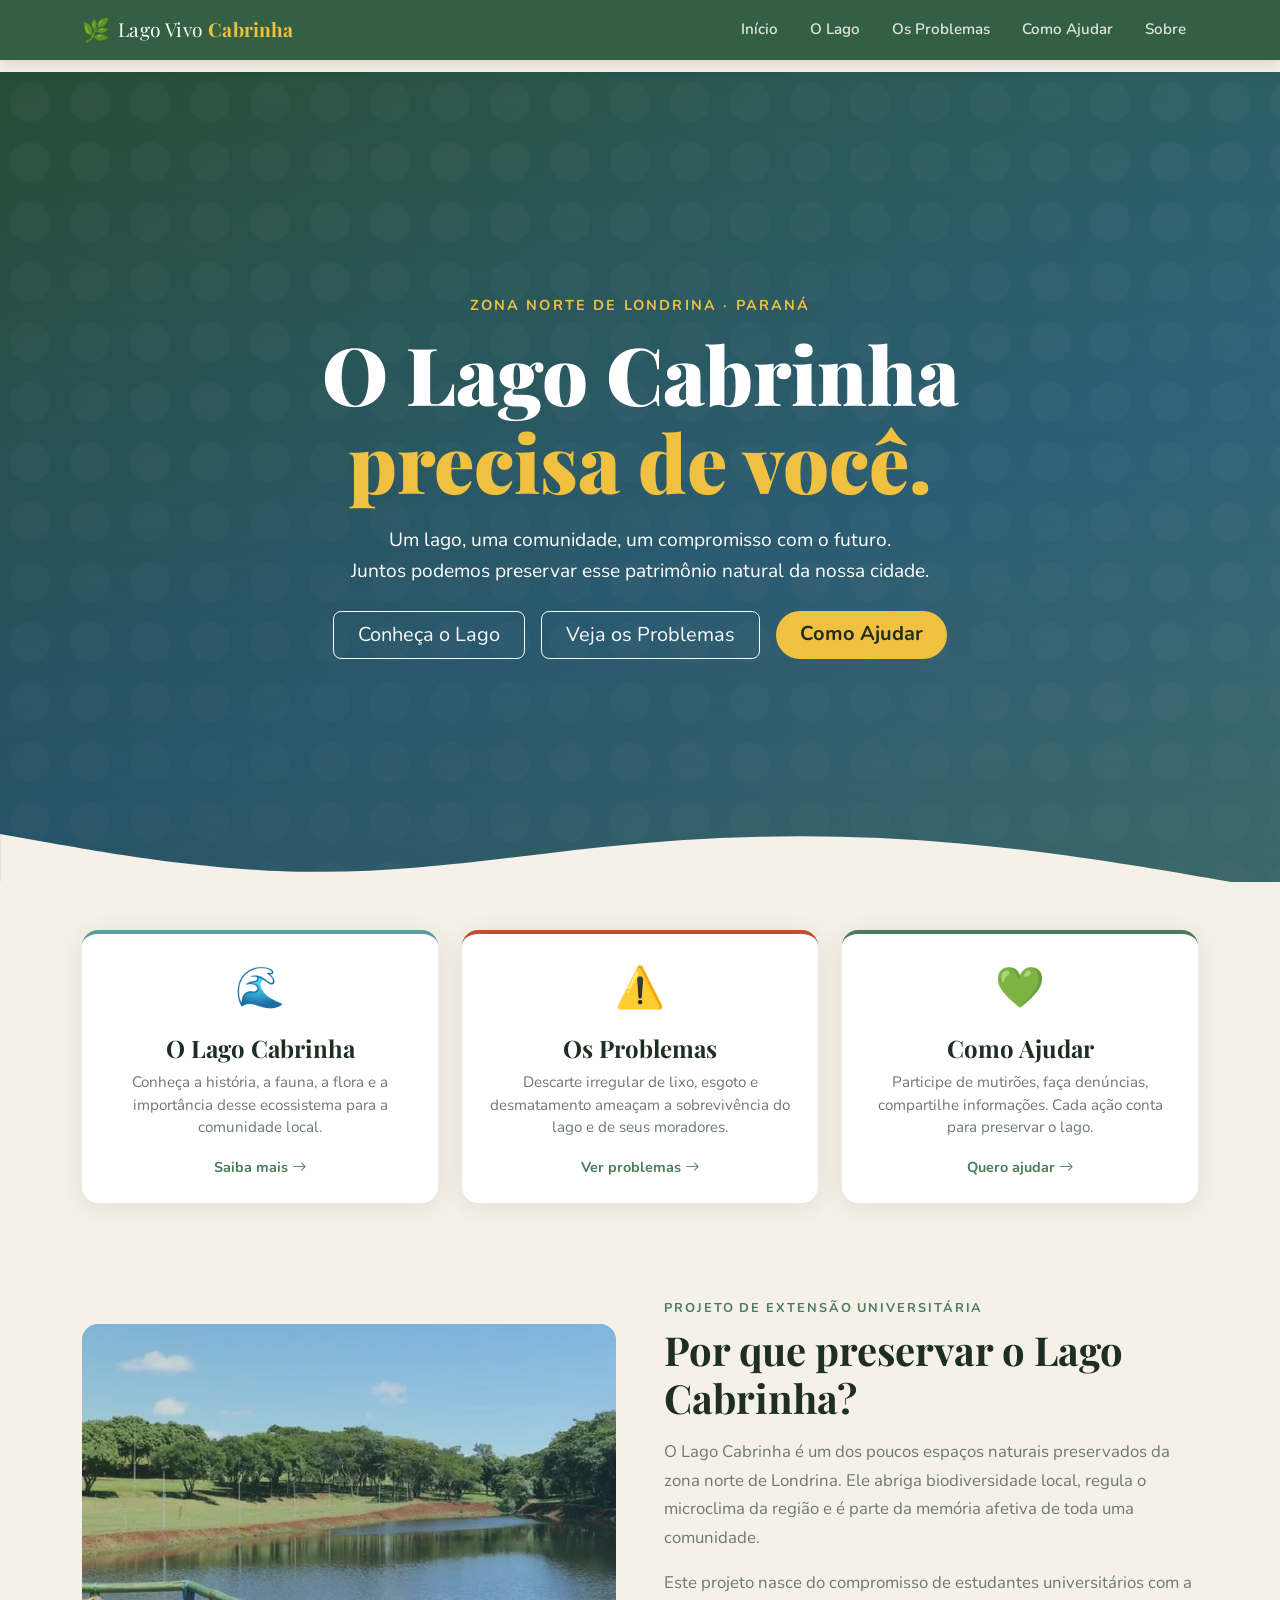
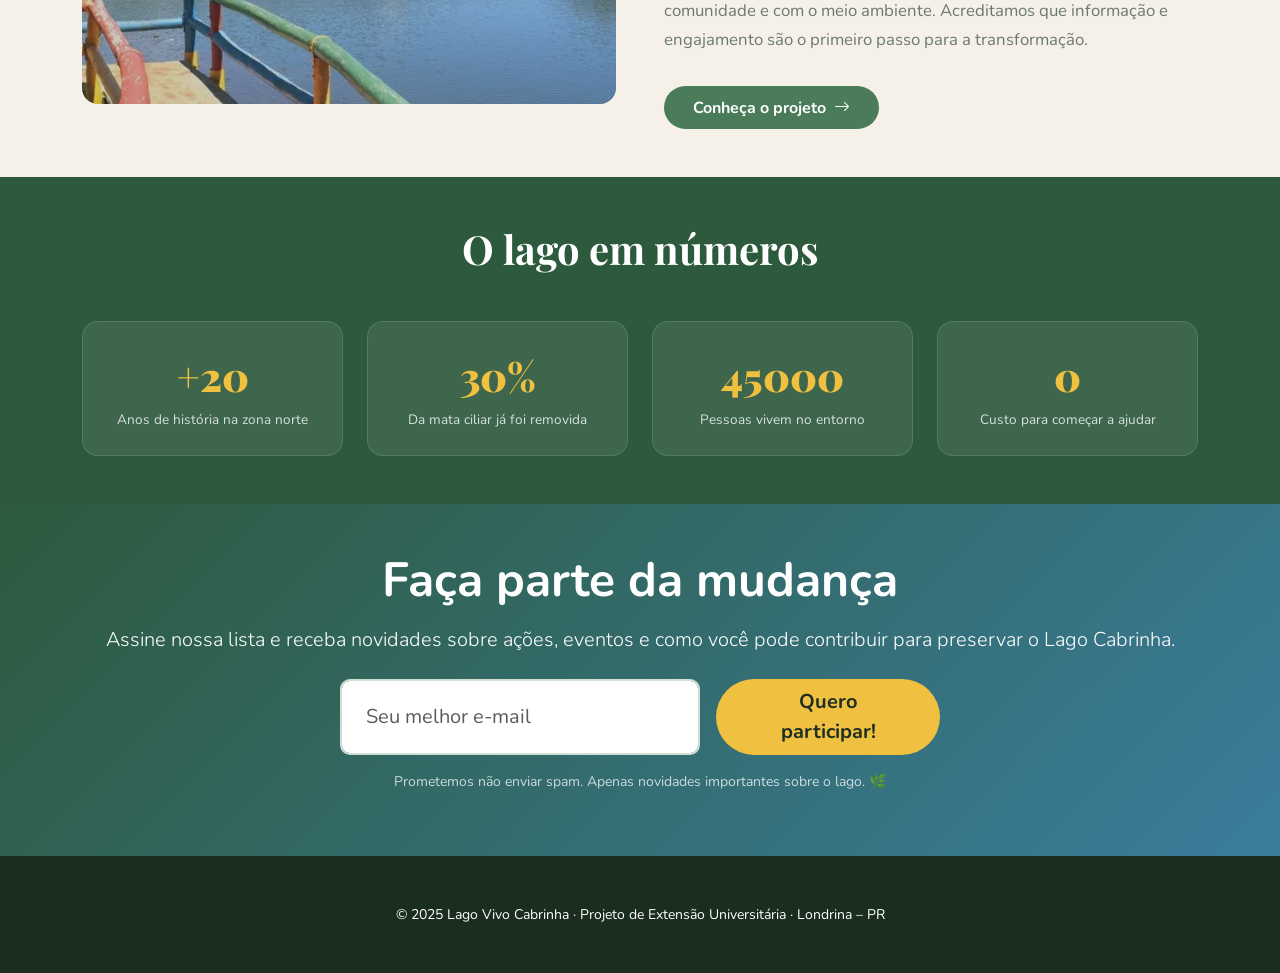
<file: index.html>
<!DOCTYPE html>
<html lang="pt-BR">
<head>
  <meta charset="UTF-8" />
  <meta name="viewport" content="width=device-width, initial-scale=1.0"/>
  <title>Lago Vivo Cabrinha</title>
  <link href="https://cdn.jsdelivr.net/npm/bootstrap@5.3.3/dist/css/bootstrap.min.css" rel="stylesheet"/>
  <link href="https://fonts.googleapis.com/css2?family=Playfair+Display:wght@700;900&family=Nunito:wght@400;600;700&display=swap" rel="stylesheet"/>
  <link rel="stylesheet" href="https://cdn.jsdelivr.net/npm/bootstrap-icons@1.11.3/font/bootstrap-icons.min.css"/>
  <link rel="stylesheet" href="style.css"/>
</head>
<body>

  <!-- NAVBAR -->
  <nav class="navbar navbar-expand-lg fixed-top" id="mainNav">
    <div class="container">
      <a class="navbar-brand d-flex align-items-center gap-2" href="index.html">
        <span class="brand-icon">🌿</span>
        <span>Lago Vivo <strong>Cabrinha</strong></span>
      </a>
      <button class="navbar-toggler" type="button" data-bs-toggle="collapse" data-bs-target="#navMenu">
        <span class="navbar-toggler-icon"></span>
      </button>
      <div class="collapse navbar-collapse" id="navMenu">
        <ul class="navbar-nav ms-auto gap-lg-2">
          <li class="nav-item"><a class="nav-link" href="index.html">Início</a></li>
          <li class="nav-item"><a class="nav-link" href="lago.html">O Lago</a></li>
          <li class="nav-item"><a class="nav-link" href="problemas.html">Os Problemas</a></li>
          <li class="nav-item"><a class="nav-link" href="ajudar.html">Como Ajudar</a></li>
          <li class="nav-item"><a class="nav-link" href="sobre.html">Sobre</a></li>
        </ul>
      </div>
    </div>
  </nav>

  <!-- HERO -->
  <section class="hero d-flex align-items-center">
    <div class="hero-overlay"></div>
    <div class="container position-relative text-white text-center">
      <p class="hero-eyebrow animate-fade-up">Zona Norte de Londrina · Paraná</p>
      <h1 class="hero-title animate-fade-up delay-1">O Lago Cabrinha<br/><span class="text-accent">precisa de você.</span></h1>
      <p class="hero-subtitle animate-fade-up delay-2">Um lago, uma comunidade, um compromisso com o futuro.<br/>Juntos podemos preservar esse patrimônio natural da nossa cidade.</p>
      <div class="d-flex flex-wrap justify-content-center gap-3 mt-4 animate-fade-up delay-3">
        <a href="lago.html" class="btn btn-outline-light btn-lg px-4">Conheça o Lago</a>
        <a href="problemas.html" class="btn btn-outline-light btn-lg px-4">Veja os Problemas</a>
        <a href="ajudar.html" class="btn btn-accent btn-lg px-4">Como Ajudar</a>
      </div>
    </div>
    <div class="hero-waves">
      <svg viewBox="0 0 1440 120" xmlns="http://www.w3.org/2000/svg">
        <path fill="var(--bg)" d="M0,64L60,74.7C120,85,240,107,360,106.7C480,107,600,85,720,74.7C840,64,960,64,1080,74.7C1200,85,1320,107,1380,117.3L1440,128L1440,320L0,320Z"/>
      </svg>
    </div>
  </section>

  <!-- CARDS DE CHAMADA -->
  <section class="section-cards py-5">
    <div class="container">
      <div class="row g-4 justify-content-center">
        <div class="col-md-4">
          <a href="lago.html" class="card-link">
            <div class="feature-card h-100 text-center p-4">
              <div class="feature-icon mb-3">🌊</div>
              <h4>O Lago Cabrinha</h4>
              <p>Conheça a história, a fauna, a flora e a importância desse ecossistema para a comunidade local.</p>
              <span class="card-cta">Saiba mais <i class="bi bi-arrow-right"></i></span>
            </div>
          </a>
        </div>
        <div class="col-md-4">
          <a href="problemas.html" class="card-link">
            <div class="feature-card h-100 text-center p-4 card-danger">
              <div class="feature-icon mb-3">⚠️</div>
              <h4>Os Problemas</h4>
              <p>Descarte irregular de lixo, esgoto e desmatamento ameaçam a sobrevivência do lago e de seus moradores.</p>
              <span class="card-cta">Ver problemas <i class="bi bi-arrow-right"></i></span>
            </div>
          </a>
        </div>
        <div class="col-md-4">
          <a href="ajudar.html" class="card-link">
            <div class="feature-card h-100 text-center p-4 card-green">
              <div class="feature-icon mb-3">💚</div>
              <h4>Como Ajudar</h4>
              <p>Participe de mutirões, faça denúncias, compartilhe informações. Cada ação conta para preservar o lago.</p>
              <span class="card-cta">Quero ajudar <i class="bi bi-arrow-right"></i></span>
            </div>
          </a>
        </div>
      </div>
    </div>
  </section>

  <!-- SOBRE O PROJETO -->
  <section class="section-about py-5">
    <div class="container">
      <div class="row align-items-center g-5">
        <div class="col-lg-6">
          <div class="about-img-wrap">
            <div class="about-img-placeholder d-flex align-items-center justify-content-center">
              <div class="text-center text-white opacity-75">
                <img src="img/projeto-iclei-lago-cabrinha-cabrinha-vh-arquivo.png" alt="">
              </div>
            </div>
          </div>
        </div>
        <div class="col-lg-6">
          <p class="section-label">Projeto de Extensão Universitária</p>
          <h2 class="section-title">Por que preservar o Lago Cabrinha?</h2>
          <p class="section-text">O Lago Cabrinha é um dos poucos espaços naturais preservados da zona norte de Londrina. Ele abriga biodiversidade local, regula o microclima da região e é parte da memória afetiva de toda uma comunidade.</p>
          <p class="section-text">Este projeto nasce do compromisso de estudantes universitários com a comunidade e com o meio ambiente. Acreditamos que informação e engajamento são o primeiro passo para a transformação.</p>
          <a href="sobre.html" class="btn btn-primary-green mt-3">Conheça o projeto <i class="bi bi-arrow-right ms-1"></i></a>
        </div>
      </div>
    </div>
  </section>

  <!-- NÚMEROS / IMPACTO -->
  <section class="section-numbers py-5">
    <div class="container text-center">
      <h2 class="section-title mb-5">O lago em números</h2>
      <div class="row g-4">
        <div class="col-6 col-md-3">
          <div class="number-card p-4">
            <div class="number-value">+20</div>
            <div class="number-label">Anos de história na zona norte</div>
          </div>
        </div>
        <div class="col-6 col-md-3">
          <div class="number-card p-4">
            <div class="number-value">30%</div>
            <div class="number-label">Da mata ciliar já foi removida</div>
          </div>
        </div>
        <div class="col-6 col-md-3">
          <div class="number-card p-4">
            <div class="number-value">45000</div>
            <div class="number-label">Pessoas vivem no entorno</div>
          </div>
        </div>
        <div class="col-6 col-md-3">
          <div class="number-card p-4">
            <div class="number-value">0</div>
            <div class="number-label">Custo para começar a ajudar</div>
          </div>
        </div>
      </div>
    </div>
  </section>

  <!-- CTA FINAL -->
  <section class="section-cta py-5 text-center text-white">
    <div class="container">
      <h2 class="display-5 fw-bold mb-3">Faça parte da mudança</h2>
      <p class="lead mb-4">Assine nossa lista e receba novidades sobre ações, eventos e como você pode contribuir para preservar o Lago Cabrinha.</p>
      <form class="cta-form d-flex flex-column flex-sm-row gap-3 justify-content-center" onsubmit="handleSubscribe(event)">
        <input type="email" id="ctaEmail" class="form-control form-control-lg cta-input" placeholder="Seu melhor e-mail" required/>
        <button type="submit" class="btn btn-accent btn-lg px-5">Quero participar!</button>
      </form>
      <p class="mt-3 small opacity-75">Prometemos não enviar spam. Apenas novidades importantes sobre o lago. 🌿</p>
    </div>
  </section>

  <!-- FOOTER -->
  <footer class="site-footer py-5">
    <div class="container">
      <p class="text-center small text-white mb-0">© 2025 Lago Vivo Cabrinha · Projeto de Extensão Universitária · Londrina – PR</p>
    </div>
  </footer>

  <script src="https://cdn.jsdelivr.net/npm/bootstrap@5.3.3/dist/js/bootstrap.bundle.min.js"></script>
  <script src="main.js"></script>
</body>
</html>
</file>
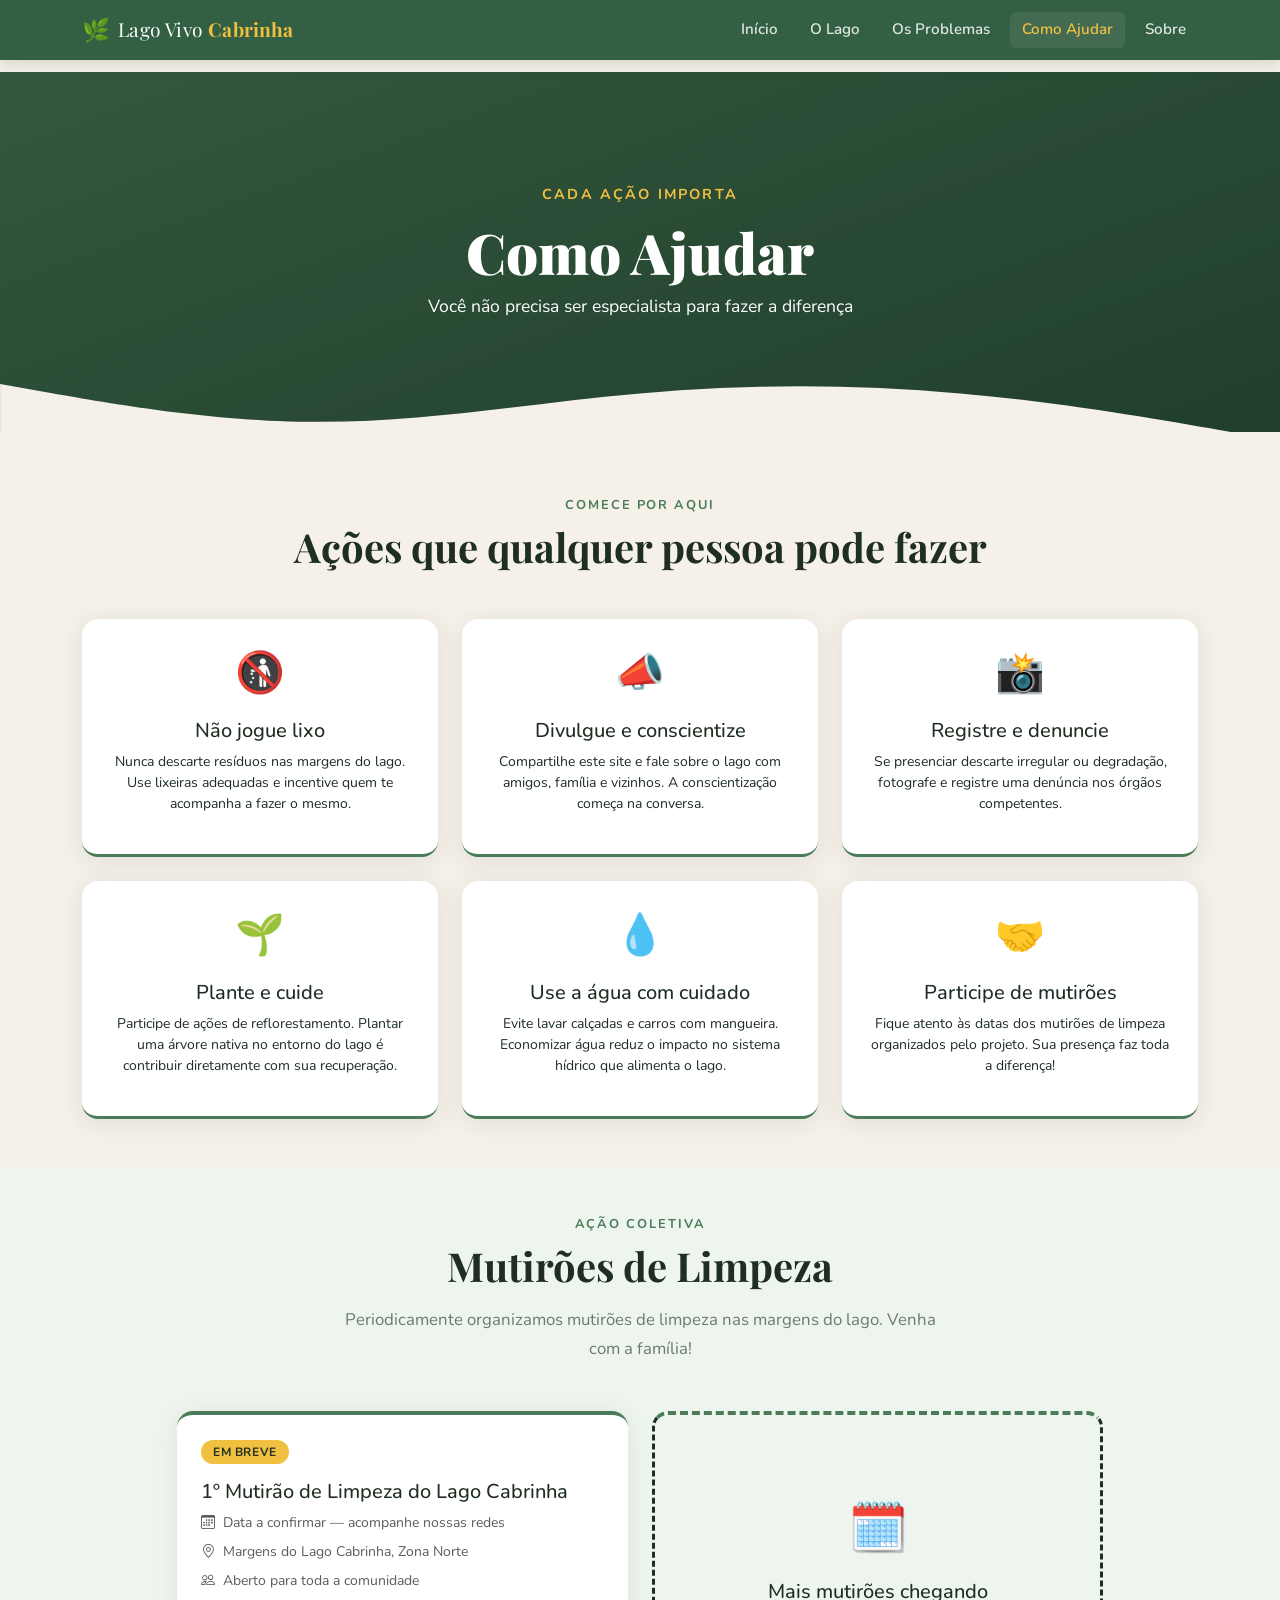
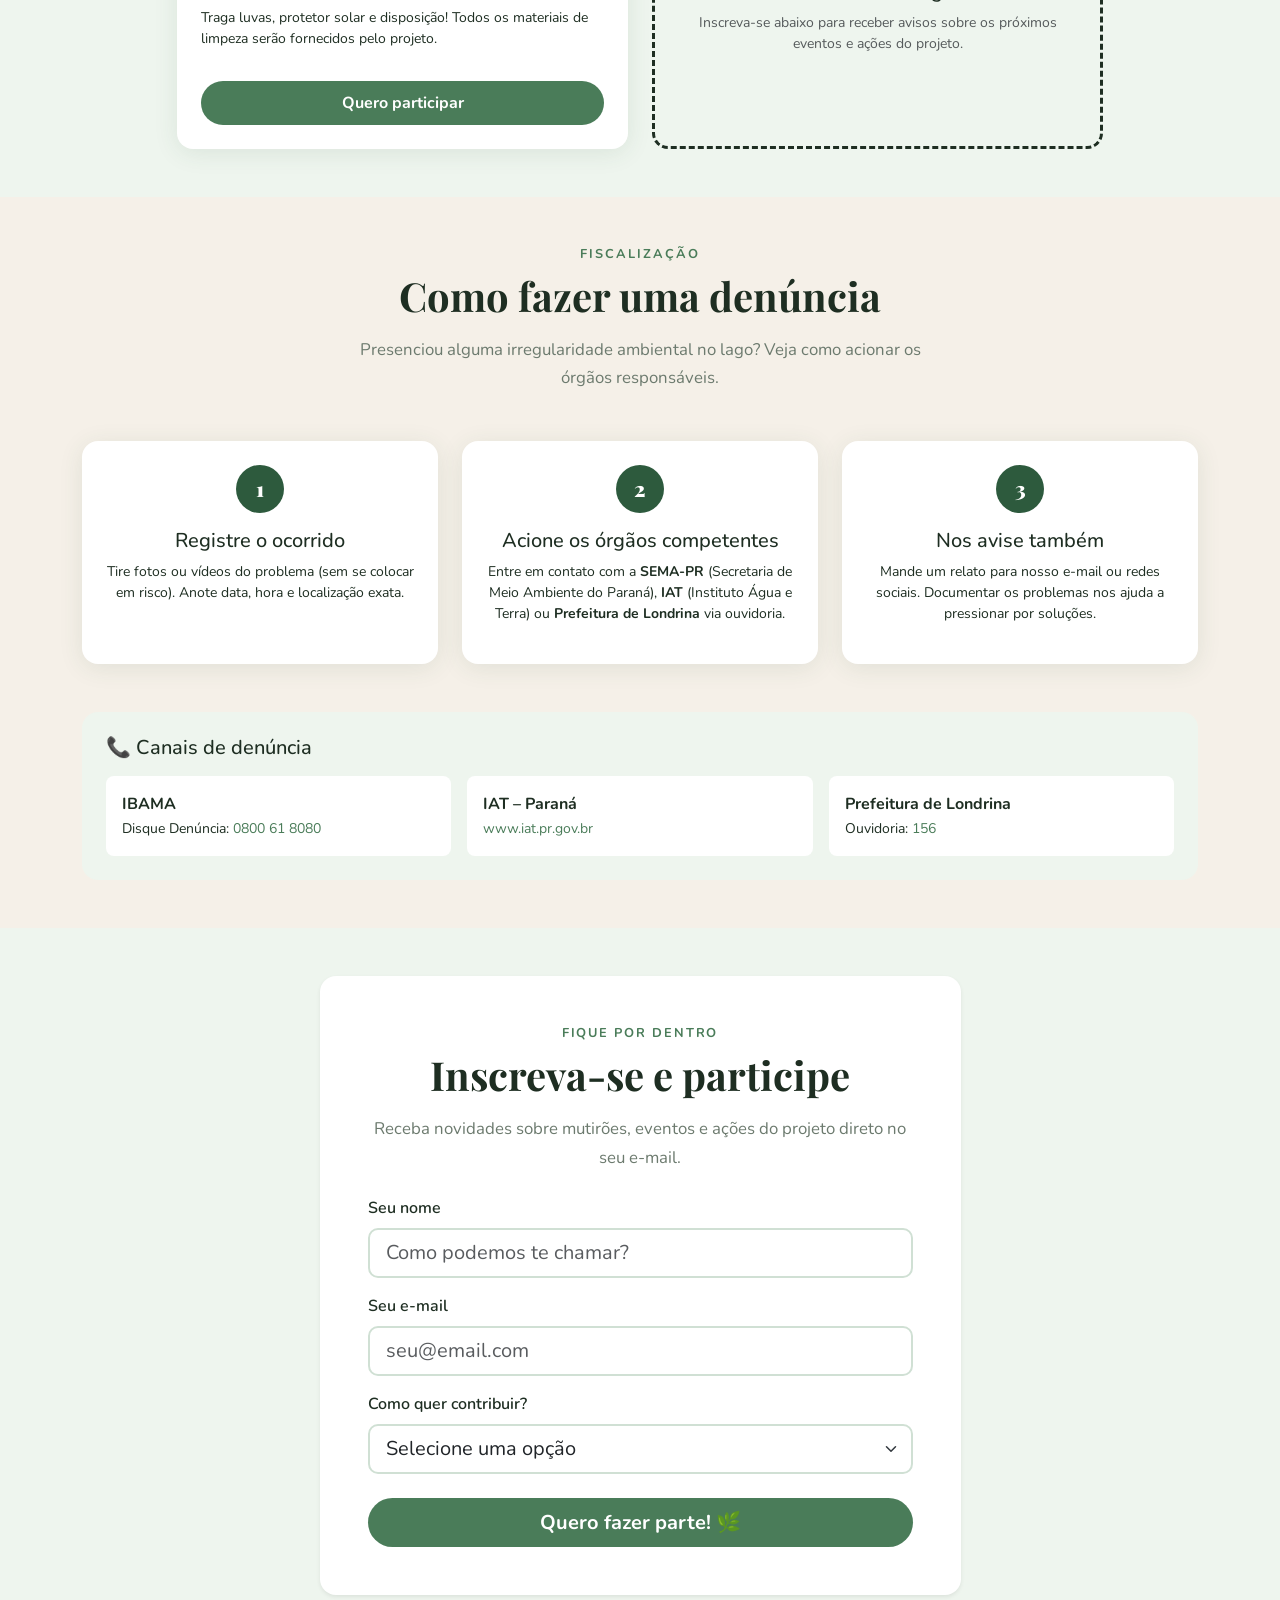
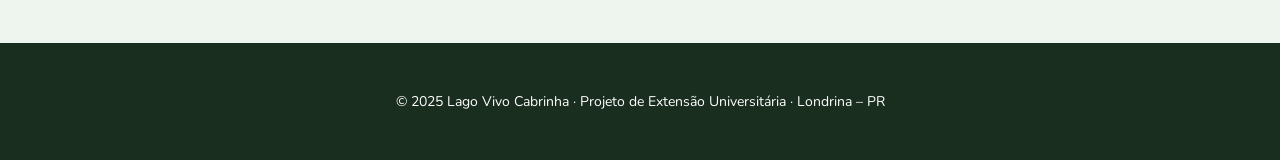
<file: ajudar.html>
<!DOCTYPE html>
<html lang="pt-BR">
<head>
  <meta charset="UTF-8"/>
  <meta name="viewport" content="width=device-width, initial-scale=1.0"/>
  <title>Como Ajudar · Lago Vivo Cabrinha</title>
  <link href="https://cdn.jsdelivr.net/npm/bootstrap@5.3.3/dist/css/bootstrap.min.css" rel="stylesheet"/>
  <link href="https://fonts.googleapis.com/css2?family=Playfair+Display:wght@700;900&family=Nunito:wght@400;600;700&display=swap" rel="stylesheet"/>
  <link rel="stylesheet" href="https://cdn.jsdelivr.net/npm/bootstrap-icons@1.11.3/font/bootstrap-icons.min.css"/>
  <link rel="stylesheet" href="style.css"/>
</head>
<body>

  <nav class="navbar navbar-expand-lg fixed-top" id="mainNav">
    <div class="container">
      <a class="navbar-brand d-flex align-items-center gap-2" href="index.html">
        <span class="brand-icon">🌿</span>
        <span>Lago Vivo <strong>Cabrinha</strong></span>
      </a>
      <button class="navbar-toggler" type="button" data-bs-toggle="collapse" data-bs-target="#navMenu">
        <span class="navbar-toggler-icon"></span>
      </button>
      <div class="collapse navbar-collapse" id="navMenu">
        <ul class="navbar-nav ms-auto gap-lg-2">
          <li class="nav-item"><a class="nav-link" href="index.html">Início</a></li>
          <li class="nav-item"><a class="nav-link" href="lago.html">O Lago</a></li>
          <li class="nav-item"><a class="nav-link" href="problemas.html">Os Problemas</a></li>
          <li class="nav-item"><a class="nav-link active" href="ajudar.html">Como Ajudar</a></li>
          <li class="nav-item"><a class="nav-link" href="sobre.html">Sobre</a></li>
        </ul>
      </div>
    </div>
  </nav>

  <section class="page-hero page-hero-green d-flex align-items-center">
    <div class="page-hero-overlay"></div>
    <div class="container position-relative text-white text-center">
      <p class="hero-eyebrow animate-fade-up">Cada ação importa</p>
      <h1 class="page-hero-title animate-fade-up delay-1">Como Ajudar</h1>
      <p class="page-hero-sub animate-fade-up delay-2">Você não precisa ser especialista para fazer a diferença</p>
    </div>
    <div class="hero-waves">
      <svg viewBox="0 0 1440 120" xmlns="http://www.w3.org/2000/svg">
        <path fill="var(--bg)" d="M0,64L60,74.7C120,85,240,107,360,106.7C480,107,600,85,720,74.7C840,64,960,64,1080,74.7C1200,85,1320,107,1380,117.3L1440,128L1440,320L0,320Z"/>
      </svg>
    </div>
  </section>

  <!-- AÇÕES INDIVIDUAIS -->
  <section class="py-5 mt-3">
    <div class="container">
      <div class="text-center mb-5">
        <p class="section-label">Comece por aqui</p>
        <h2 class="section-title">Ações que qualquer pessoa pode fazer</h2>
      </div>
      <div class="row g-4">
        <div class="col-md-4 col-sm-6">
          <div class="action-card text-center p-4 h-100">
            <div class="action-icon">🚯</div>
            <h5 class="mt-3">Não jogue lixo</h5>
            <p class="small">Nunca descarte resíduos nas margens do lago. Use lixeiras adequadas e incentive quem te acompanha a fazer o mesmo.</p>
          </div>
        </div>
        <div class="col-md-4 col-sm-6">
          <div class="action-card text-center p-4 h-100">
            <div class="action-icon">📣</div>
            <h5 class="mt-3">Divulgue e conscientize</h5>
            <p class="small">Compartilhe este site e fale sobre o lago com amigos, família e vizinhos. A conscientização começa na conversa.</p>
          </div>
        </div>
        <div class="col-md-4 col-sm-6">
          <div class="action-card text-center p-4 h-100">
            <div class="action-icon">📸</div>
            <h5 class="mt-3">Registre e denuncie</h5>
            <p class="small">Se presenciar descarte irregular ou degradação, fotografe e registre uma denúncia nos órgãos competentes.</p>
          </div>
        </div>
        <div class="col-md-4 col-sm-6">
          <div class="action-card text-center p-4 h-100">
            <div class="action-icon">🌱</div>
            <h5 class="mt-3">Plante e cuide</h5>
            <p class="small">Participe de ações de reflorestamento. Plantar uma árvore nativa no entorno do lago é contribuir diretamente com sua recuperação.</p>
          </div>
        </div>
        <div class="col-md-4 col-sm-6">
          <div class="action-card text-center p-4 h-100">
            <div class="action-icon">💧</div>
            <h5 class="mt-3">Use a água com cuidado</h5>
            <p class="small">Evite lavar calçadas e carros com mangueira. Economizar água reduz o impacto no sistema hídrico que alimenta o lago.</p>
          </div>
        </div>
        <div class="col-md-4 col-sm-6">
          <div class="action-card text-center p-4 h-100">
            <div class="action-icon">🤝</div>
            <h5 class="mt-3">Participe de mutirões</h5>
            <p class="small">Fique atento às datas dos mutirões de limpeza organizados pelo projeto. Sua presença faz toda a diferença!</p>
          </div>
        </div>
      </div>
    </div>
  </section>

  <!-- MUTIRÕES -->
  <section class="py-5 bg-light-green">
    <div class="container">
      <div class="text-center mb-5">
        <p class="section-label">Ação coletiva</p>
        <h2 class="section-title">Mutirões de Limpeza</h2>
        <p class="section-text mx-auto" style="max-width:600px">Periodicamente organizamos mutirões de limpeza nas margens do lago. Venha com a família!</p>
      </div>
      <div class="row g-4 justify-content-center">
        <div class="col-md-6 col-lg-5">
          <div class="mutirao-card p-4 h-100">
            <div class="mutirao-badge">Em breve</div>
            <h5 class="mt-3">1º Mutirão de Limpeza do Lago Cabrinha</h5>
            <p class="text-muted small mb-2"><i class="bi bi-calendar3 me-2"></i>Data a confirmar — acompanhe nossas redes</p>
            <p class="text-muted small mb-2"><i class="bi bi-geo-alt me-2"></i>Margens do Lago Cabrinha, Zona Norte</p>
            <p class="text-muted small mb-3"><i class="bi bi-people me-2"></i>Aberto para toda a comunidade</p>
            <p class="small">Traga luvas, protetor solar e disposição! Todos os materiais de limpeza serão fornecidos pelo projeto.</p>
            <a href="#inscricao" class="btn btn-primary-green mt-3 w-100">Quero participar</a>
          </div>
        </div>
        <div class="col-md-6 col-lg-5">
          <div class="mutirao-card mutirao-card-muted p-4 h-100 d-flex flex-column align-items-center justify-content-center text-center">
            <div style="font-size:3rem">🗓️</div>
            <h5 class="mt-3">Mais mutirões chegando</h5>
            <p class="small text-muted">Inscreva-se abaixo para receber avisos sobre os próximos eventos e ações do projeto.</p>
          </div>
        </div>
      </div>
    </div>
  </section>

  <!-- DENÚNCIAS -->
  <section class="py-5">
    <div class="container">
      <div class="text-center mb-5">
        <p class="section-label">Fiscalização</p>
        <h2 class="section-title">Como fazer uma denúncia</h2>
        <p class="section-text mx-auto" style="max-width:600px">Presenciou alguma irregularidade ambiental no lago? Veja como acionar os órgãos responsáveis.</p>
      </div>
      <div class="row g-4">
        <div class="col-md-4">
          <div class="denuncia-card p-4 h-100">
            <div class="denuncia-num">1</div>
            <h5 class="mt-3">Registre o ocorrido</h5>
            <p class="small">Tire fotos ou vídeos do problema (sem se colocar em risco). Anote data, hora e localização exata.</p>
          </div>
        </div>
        <div class="col-md-4">
          <div class="denuncia-card p-4 h-100">
            <div class="denuncia-num">2</div>
            <h5 class="mt-3">Acione os órgãos competentes</h5>
            <p class="small">Entre em contato com a <strong>SEMA-PR</strong> (Secretaria de Meio Ambiente do Paraná), <strong>IAT</strong> (Instituto Água e Terra) ou <strong>Prefeitura de Londrina</strong> via ouvidoria.</p>
          </div>
        </div>
        <div class="col-md-4">
          <div class="denuncia-card p-4 h-100">
            <div class="denuncia-num">3</div>
            <h5 class="mt-3">Nos avise também</h5>
            <p class="small">Mande um relato para nosso e-mail ou redes sociais. Documentar os problemas nos ajuda a pressionar por soluções.</p>
          </div>
        </div>
      </div>
      <div class="contatos-denuncia mt-5 p-4 rounded-4">
        <h5 class="mb-3">📞 Canais de denúncia</h5>
        <div class="row g-3">
          <div class="col-md-4">
            <div class="contato-item p-3 rounded-3">
              <strong>IBAMA</strong><br/>
              <span class="small">Disque Denúncia: <a href="tel:0800618080">0800 61 8080</a></span>
            </div>
          </div>
          <div class="col-md-4">
            <div class="contato-item p-3 rounded-3">
              <strong>IAT – Paraná</strong><br/>
              <span class="small"><a href="https://www.iat.pr.gov.br" target="_blank" rel="noopener">www.iat.pr.gov.br</a></span>
            </div>
          </div>
          <div class="col-md-4">
            <div class="contato-item p-3 rounded-3">
              <strong>Prefeitura de Londrina</strong><br/>
              <span class="small">Ouvidoria: <a href="tel:156">156</a></span>
            </div>
          </div>
        </div>
      </div>
    </div>
  </section>

  <!-- FORMULÁRIO DE INSCRIÇÃO -->
  <section class="py-5 bg-light-green" id="inscricao">
    <div class="container">
      <div class="row justify-content-center">
        <div class="col-lg-7">
          <div class="form-card p-5 rounded-4 shadow-sm">
            <div class="text-center mb-4">
              <p class="section-label">Fique por dentro</p>
              <h2 class="section-title">Inscreva-se e participe</h2>
              <p class="section-text">Receba novidades sobre mutirões, eventos e ações do projeto direto no seu e-mail.</p>
            </div>
            <form onsubmit="handleForm(event)" id="inscricaoForm">
              <div class="mb-3">
                <label class="form-label fw-semibold" for="nome">Seu nome</label>
                <input type="text" class="form-control form-control-lg" id="nome" placeholder="Como podemos te chamar?" required/>
              </div>
              <div class="mb-3">
                <label class="form-label fw-semibold" for="email">Seu e-mail</label>
                <input type="email" class="form-control form-control-lg" id="email" placeholder="seu@email.com" required/>
              </div>
              <div class="mb-4">
                <label class="form-label fw-semibold" for="interesse">Como quer contribuir?</label>
                <select class="form-select form-select-lg" id="interesse">
                  <option value="">Selecione uma opção</option>
                  <option value="mutirao">Participar de mutirões de limpeza</option>
                  <option value="divulgacao">Ajudar na divulgação</option>
                  <option value="plantio">Participar de plantio de mudas</option>
                  <option value="pesquisa">Contribuir com pesquisa/dados</option>
                  <option value="todos">Quero participar de tudo!</option>
                </select>
              </div>
              <button type="submit" class="btn btn-primary-green btn-lg w-100">Quero fazer parte! 🌿</button>
            </form>
            <div id="formSuccess" class="text-center mt-4 d-none">
              <div style="font-size:3rem">🎉</div>
              <h5 class="mt-2">Obrigado por se inscrever!</h5>
              <p class="text-muted small">Entraremos em contato com novidades em breve. Juntos pelo Lago Cabrinha!</p>
            </div>
          </div>
        </div>
      </div>
    </div>
  </section>

  <footer class="site-footer py-5">
    <div class="container">
      <p class="text-center small text-white mb-0">© 2025 Lago Vivo Cabrinha · Projeto de Extensão Universitária · Londrina – PR</p>
    </div>
  </footer>

  <script src="https://cdn.jsdelivr.net/npm/bootstrap@5.3.3/dist/js/bootstrap.bundle.min.js"></script>
  <script src="main.js"></script>
</body>
</html>
</file>
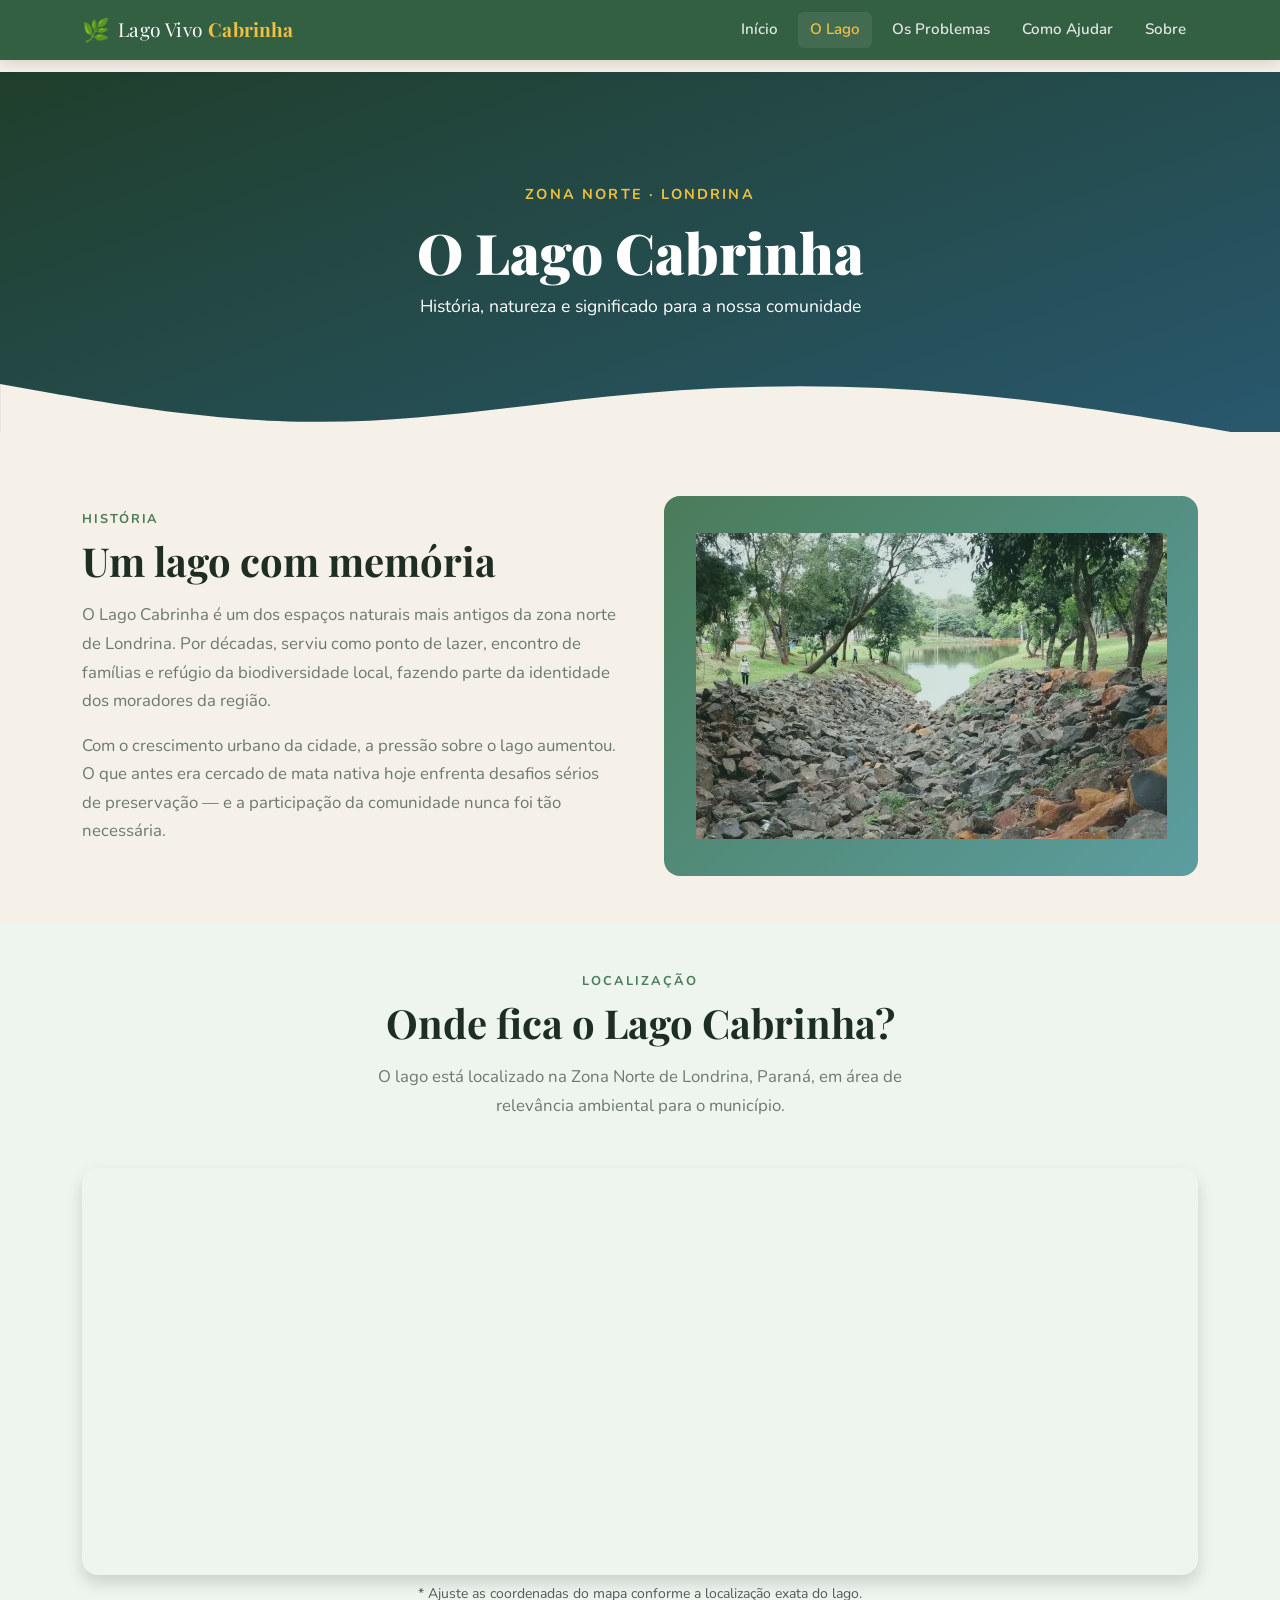
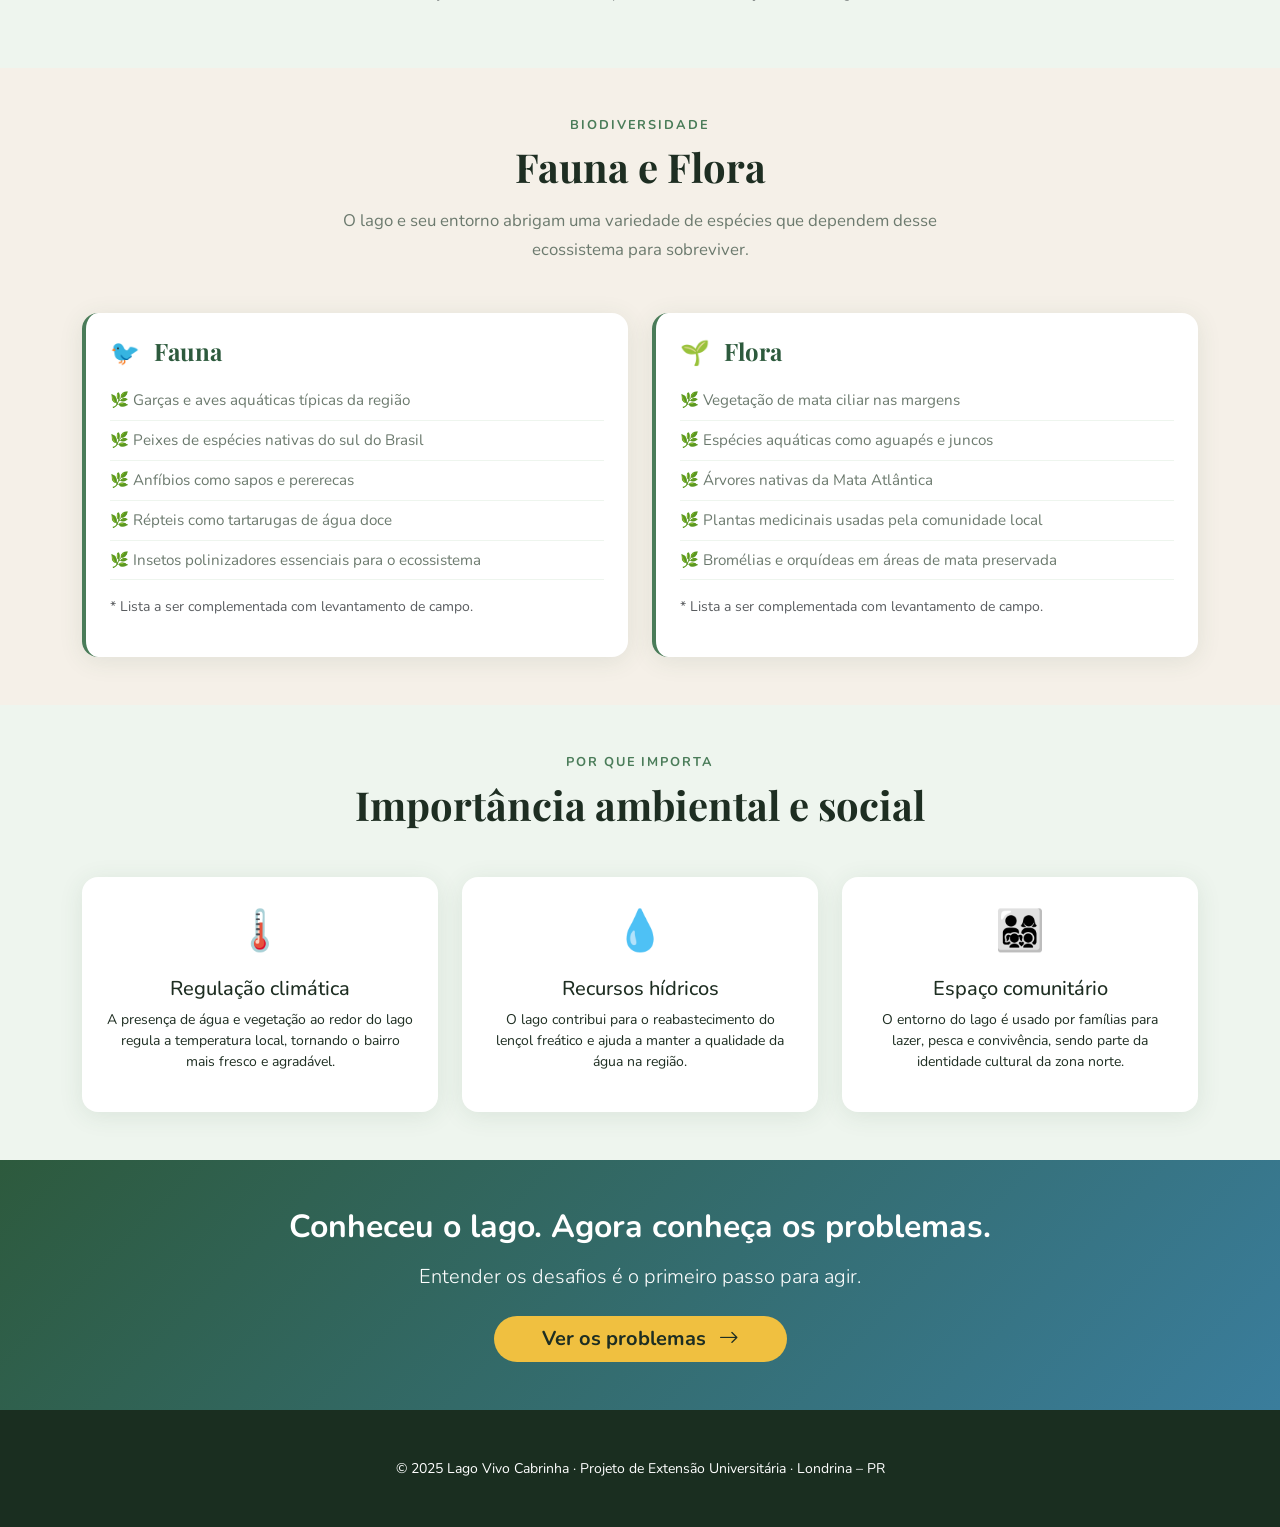
<file: lago.html>
<!doctype html>
<html lang="pt-BR">
  <head>
    <meta charset="UTF-8" />
    <meta name="viewport" content="width=device-width, initial-scale=1.0" />
    <title>O Lago Cabrinha · Lago Vivo Cabrinha</title>
    <link
      href="https://cdn.jsdelivr.net/npm/bootstrap@5.3.3/dist/css/bootstrap.min.css"
      rel="stylesheet"
    />
    <link
      href="https://fonts.googleapis.com/css2?family=Playfair+Display:wght@700;900&family=Nunito:wght@400;600;700&display=swap"
      rel="stylesheet"
    />
    <link
      rel="stylesheet"
      href="https://cdn.jsdelivr.net/npm/bootstrap-icons@1.11.3/font/bootstrap-icons.min.css"
    />
    <link rel="stylesheet" href="style.css" />
  </head>
  <body>
    <nav class="navbar navbar-expand-lg fixed-top" id="mainNav">
      <div class="container">
        <a
          class="navbar-brand d-flex align-items-center gap-2"
          href="index.html"
        >
          <span class="brand-icon">🌿</span>
          <span>Lago Vivo <strong>Cabrinha</strong></span> 
        </a>
        <button
          class="navbar-toggler"
          type="button"
          data-bs-toggle="collapse"
          data-bs-target="#navMenu"
        >
          <span class="navbar-toggler-icon"></span>
        </button>
        <div class="collapse navbar-collapse" id="navMenu">
          <ul class="navbar-nav ms-auto gap-lg-2">
            <li class="nav-item">
              <a class="nav-link" href="index.html">Início</a>
            </li>
            <li class="nav-item">
              <a class="nav-link active" href="lago.html">O Lago</a>
            </li>
            <li class="nav-item">
              <a class="nav-link" href="problemas.html">Os Problemas</a>
            </li>
            <li class="nav-item">
              <a class="nav-link" href="ajudar.html">Como Ajudar</a>
            </li>
            <li class="nav-item">
              <a class="nav-link" href="sobre.html">Sobre</a>
            </li>
          </ul>
        </div>
      </div>
    </nav>

    <!-- PAGE HERO -->
    <section class="page-hero d-flex align-items-center">
      <div class="page-hero-overlay"></div>
      <div class="container position-relative text-white text-center">
        <p class="hero-eyebrow animate-fade-up">Zona Norte · Londrina</p>
        <h1 class="page-hero-title animate-fade-up delay-1">O Lago Cabrinha</h1>
        <p class="page-hero-sub animate-fade-up delay-2">
          História, natureza e significado para a nossa comunidade
        </p>
      </div>
      <div class="hero-waves">
        <svg viewBox="0 0 1440 120" xmlns="http://www.w3.org/2000/svg">
          <path
            fill="var(--bg)"
            d="M0,64L60,74.7C120,85,240,107,360,106.7C480,107,600,85,720,74.7C840,64,960,64,1080,74.7C1200,85,1320,107,1380,117.3L1440,128L1440,320L0,320Z"
          />
        </svg>
      </div>
    </section>

    <!-- HISTÓRIA -->
    <section class="py-5 mt-3">
      <div class="container">
        <div class="row align-items-center g-5">
          <div class="col-lg-6">
            <p class="section-label">História</p>
            <h2 class="section-title">Um lago com memória</h2>
            <p class="section-text">
              O Lago Cabrinha é um dos espaços naturais mais antigos da zona
              norte de Londrina. Por décadas, serviu como ponto de lazer,
              encontro de famílias e refúgio da biodiversidade local, fazendo
              parte da identidade dos moradores da região.
            </p>
            <p class="section-text">
              Com o crescimento urbano da cidade, a pressão sobre o lago
              aumentou. O que antes era cercado de mata nativa hoje enfrenta
              desafios sérios de preservação — e a participação da comunidade
              nunca foi tão necessária.
            </p>
          </div>
          <div class="col-lg-6">
            <div
              class="img-placeholder-tall d-flex align-items-center justify-content-center"
            >
              <div class="text-center text-white opacity-75">
                <img src="img/Lago-Cabrinha-VH-1.png" width="100%" height="100%a">
              </div>
            </div>
          </div>
        </div>
      </div>
    </section>

    <!-- LOCALIZAÇÃO -->
    <section class="py-5 bg-light-green">
      <div class="container">
        <div class="text-center mb-5">
          <p class="section-label">Localização</p>
          <h2 class="section-title">Onde fica o Lago Cabrinha?</h2>
          <p class="section-text mx-auto" style="max-width: 600px">
            O lago está localizado na Zona Norte de Londrina, Paraná, em área de
            relevância ambiental para o município.
          </p>
        </div>
        <div class="map-container rounded-4 overflow-hidden shadow">
          <iframe
            src="https://www.google.com/maps/embed?pb=!1m17!1m12!1m3!1d3663.7!2d-51.178!3d-23.278!2m3!1f0!2f0!3f0!3m2!1i1024!2i768!4f13.1!3m2!1m1!2zMjPCsDE2JzQwLjgiUyA1McKwMTAnNDAuOCJX!5e0!3m2!1spt-BR!2sbr!4v1700000000000"
            width="100%"
            height="400"
            style="border: 0"
            allowfullscreen=""
            loading="lazy"
          >
          </iframe>
        </div>
        <p class="text-center text-muted small mt-2">
          * Ajuste as coordenadas do mapa conforme a localização exata do lago.
        </p>
      </div>
    </section>

    <!-- FAUNA E FLORA -->
    <section class="py-5">
      <div class="container">
        <div class="text-center mb-5">
          <p class="section-label">Biodiversidade</p>
          <h2 class="section-title">Fauna e Flora</h2>
          <p class="section-text mx-auto" style="max-width: 600px">
            O lago e seu entorno abrigam uma variedade de espécies que dependem
            desse ecossistema para sobreviver.
          </p>
        </div>
        <div class="row g-4">
          <div class="col-md-6">
            <div class="bio-card p-4 h-100">
              <h4 class="bio-card-title"><span class="me-2">🐦</span> Fauna</h4>
              <ul class="bio-list mt-3">
                <li>Garças e aves aquáticas típicas da região</li>
                <li>Peixes de espécies nativas do sul do Brasil</li>
                <li>Anfíbios como sapos e pererecas</li>
                <li>Répteis como tartarugas de água doce</li>
                <li>Insetos polinizadores essenciais para o ecossistema</li>
              </ul>
              <p class="small text-muted mt-3">
                * Lista a ser complementada com levantamento de campo.
              </p>
            </div>
          </div>
          <div class="col-md-6">
            <div class="bio-card p-4 h-100">
              <h4 class="bio-card-title"><span class="me-2">🌱</span> Flora</h4>
              <ul class="bio-list mt-3">
                <li>Vegetação de mata ciliar nas margens</li>
                <li>Espécies aquáticas como aguapés e juncos</li>
                <li>Árvores nativas da Mata Atlântica</li>
                <li>Plantas medicinais usadas pela comunidade local</li>
                <li>Bromélias e orquídeas em áreas de mata preservada</li>
              </ul>
              <p class="small text-muted mt-3">
                * Lista a ser complementada com levantamento de campo.
              </p>
            </div>
          </div>
        </div>
      </div>
    </section>

    <!-- IMPORTÂNCIA -->
    <section class="py-5 bg-light-green">
      <div class="container">
        <div class="text-center mb-5">
          <p class="section-label">Por que importa</p>
          <h2 class="section-title">Importância ambiental e social</h2>
        </div>
        <div class="row g-4">
          <div class="col-md-4">
            <div class="importance-card text-center p-4 h-100">
              <div class="importance-icon">🌡️</div>
              <h5 class="mt-3">Regulação climática</h5>
              <p class="small">
                A presença de água e vegetação ao redor do lago regula a
                temperatura local, tornando o bairro mais fresco e agradável.
              </p>
            </div>
          </div>
          <div class="col-md-4">
            <div class="importance-card text-center p-4 h-100">
              <div class="importance-icon">💧</div>
              <h5 class="mt-3">Recursos hídricos</h5>
              <p class="small">
                O lago contribui para o reabastecimento do lençol freático e
                ajuda a manter a qualidade da água na região.
              </p>
            </div>
          </div>
          <div class="col-md-4">
            <div class="importance-card text-center p-4 h-100">
              <div class="importance-icon">👨‍👩‍👧‍👦</div>
              <h5 class="mt-3">Espaço comunitário</h5>
              <p class="small">
                O entorno do lago é usado por famílias para lazer, pesca e
                convivência, sendo parte da identidade cultural da zona norte.
              </p>
            </div>
          </div>
        </div>
      </div>
    </section>

    <!-- CTA -->
    <section class="section-cta py-5 text-center text-white">
      <div class="container">
        <h2 class="fw-bold mb-3">
          Conheceu o lago. Agora conheça os problemas.
        </h2>
        <p class="lead mb-4">
          Entender os desafios é o primeiro passo para agir.
        </p>
        <a href="problemas.html" class="btn btn-accent btn-lg px-5"
          >Ver os problemas <i class="bi bi-arrow-right ms-2"></i
        ></a>
      </div>
    </section>

    <footer class="site-footer py-5">
      <div class="container">
        <p class="text-center small text-white mb-0">
          © 2025 Lago Vivo Cabrinha · Projeto de Extensão Universitária ·
          Londrina – PR
        </p>
      </div>
    </footer>

    <script src="https://cdn.jsdelivr.net/npm/bootstrap@5.3.3/dist/js/bootstrap.bundle.min.js"></script>
    <script src="main.js"></script>
  </body>
</html>
</file>
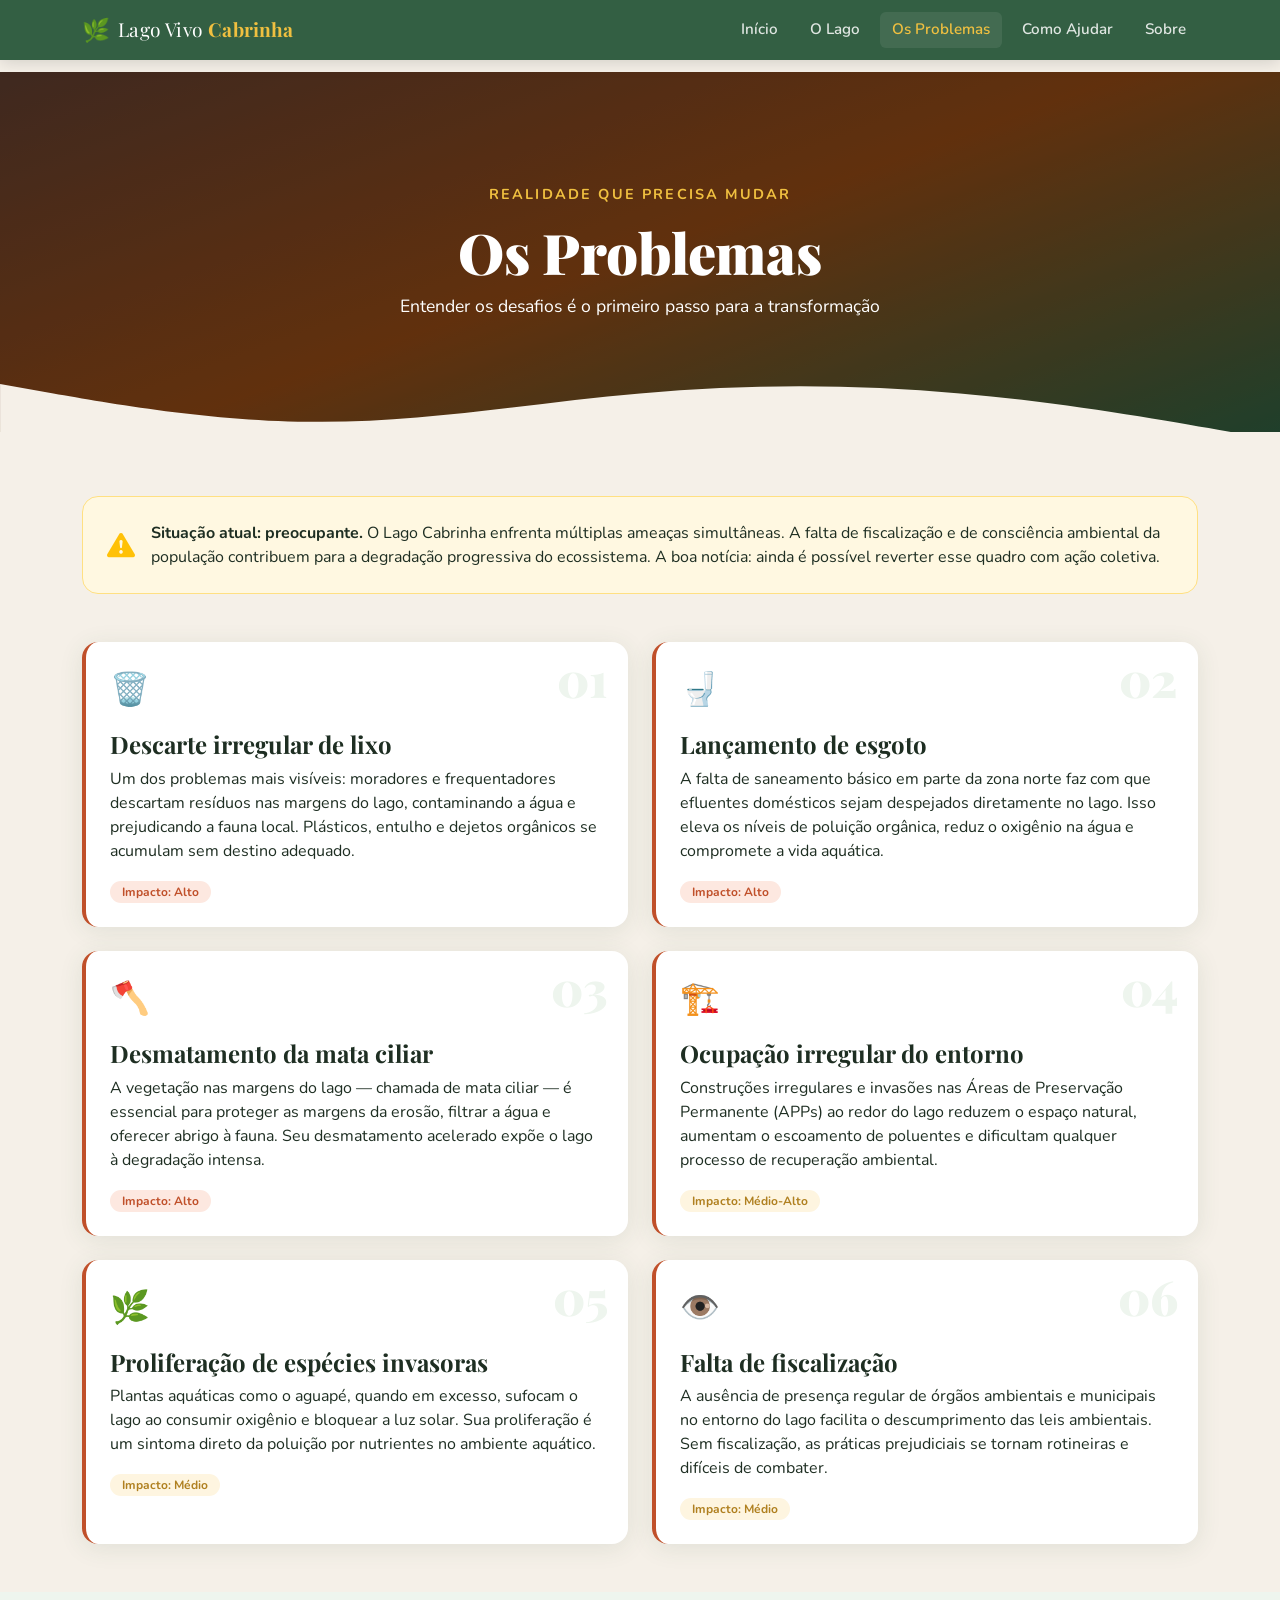
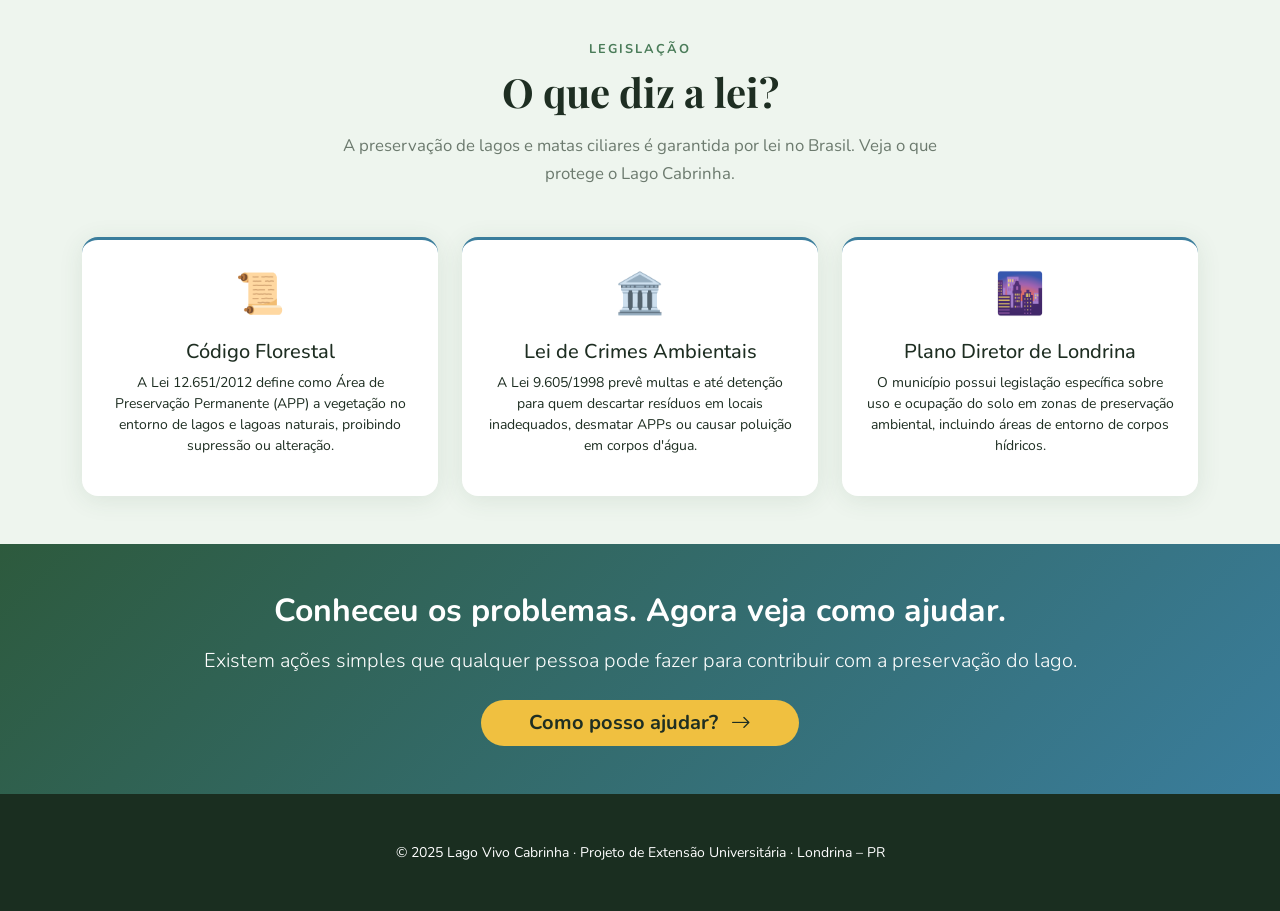
<file: problemas.html>
<!DOCTYPE html>
<html lang="pt-BR">
<head>
  <meta charset="UTF-8"/>
  <meta name="viewport" content="width=device-width, initial-scale=1.0"/>
  <title>Os Problemas · Lago Vivo Cabrinha</title>
  <link href="https://cdn.jsdelivr.net/npm/bootstrap@5.3.3/dist/css/bootstrap.min.css" rel="stylesheet"/>
  <link href="https://fonts.googleapis.com/css2?family=Playfair+Display:wght@700;900&family=Nunito:wght@400;600;700&display=swap" rel="stylesheet"/>
  <link rel="stylesheet" href="https://cdn.jsdelivr.net/npm/bootstrap-icons@1.11.3/font/bootstrap-icons.min.css"/>
  <link rel="stylesheet" href="style.css"/>
</head>
<body>

  <nav class="navbar navbar-expand-lg fixed-top" id="mainNav">
    <div class="container">
      <a class="navbar-brand d-flex align-items-center gap-2" href="index.html">
        <span class="brand-icon">🌿</span>
        <span>Lago Vivo <strong>Cabrinha</strong></span>
      </a>
      <button class="navbar-toggler" type="button" data-bs-toggle="collapse" data-bs-target="#navMenu">
        <span class="navbar-toggler-icon"></span>
      </button>
      <div class="collapse navbar-collapse" id="navMenu">
        <ul class="navbar-nav ms-auto gap-lg-2">
          <li class="nav-item"><a class="nav-link" href="index.html">Início</a></li>
          <li class="nav-item"><a class="nav-link" href="lago.html">O Lago</a></li>
          <li class="nav-item"><a class="nav-link active" href="problemas.html">Os Problemas</a></li>
          <li class="nav-item"><a class="nav-link" href="ajudar.html">Como Ajudar</a></li>
          <li class="nav-item"><a class="nav-link" href="sobre.html">Sobre</a></li>
        </ul>
      </div>
    </div>
  </nav>

  <section class="page-hero page-hero-danger d-flex align-items-center">
    <div class="page-hero-overlay"></div>
    <div class="container position-relative text-white text-center">
      <p class="hero-eyebrow animate-fade-up">Realidade que precisa mudar</p>
      <h1 class="page-hero-title animate-fade-up delay-1">Os Problemas</h1>
      <p class="page-hero-sub animate-fade-up delay-2">Entender os desafios é o primeiro passo para a transformação</p>
    </div>
    <div class="hero-waves">
      <svg viewBox="0 0 1440 120" xmlns="http://www.w3.org/2000/svg">
        <path fill="var(--bg)" d="M0,64L60,74.7C120,85,240,107,360,106.7C480,107,600,85,720,74.7C840,64,960,64,1080,74.7C1200,85,1320,107,1380,117.3L1440,128L1440,320L0,320Z"/>
      </svg>
    </div>
  </section>

  <!-- ALERTA GERAL -->
  <section class="py-5 mt-3">
    <div class="container">
      <div class="alert-banner p-4 rounded-4 mb-5 d-flex align-items-start gap-3">
        <i class="bi bi-exclamation-triangle-fill fs-3 text-warning flex-shrink-0 mt-1"></i>
        <div>
          <strong>Situação atual: preocupante.</strong> O Lago Cabrinha enfrenta múltiplas ameaças simultâneas. A falta de fiscalização e de consciência ambiental da população contribuem para a degradação progressiva do ecossistema. A boa notícia: ainda é possível reverter esse quadro com ação coletiva.
        </div>
      </div>

      <!-- PROBLEMAS GRID -->
      <div class="row g-4">

        <div class="col-md-6">
          <div class="problem-card p-4 h-100">
            <div class="problem-number">01</div>
            <div class="problem-icon">🗑️</div>
            <h4 class="mt-3">Descarte irregular de lixo</h4>
            <p>Um dos problemas mais visíveis: moradores e frequentadores descartam resíduos nas margens do lago, contaminando a água e prejudicando a fauna local. Plásticos, entulho e dejetos orgânicos se acumulam sem destino adequado.</p>
            <div class="problem-impact mt-3">
              <span class="impact-badge impact-high">Impacto: Alto</span>
            </div>
          </div>
        </div>

        <div class="col-md-6">
          <div class="problem-card p-4 h-100">
            <div class="problem-number">02</div>
            <div class="problem-icon">🚽</div>
            <h4 class="mt-3">Lançamento de esgoto</h4>
            <p>A falta de saneamento básico em parte da zona norte faz com que efluentes domésticos sejam despejados diretamente no lago. Isso eleva os níveis de poluição orgânica, reduz o oxigênio na água e compromete a vida aquática.</p>
            <div class="problem-impact mt-3">
              <span class="impact-badge impact-high">Impacto: Alto</span>
            </div>
          </div>
        </div>

        <div class="col-md-6">
          <div class="problem-card p-4 h-100">
            <div class="problem-number">03</div>
            <div class="problem-icon">🪓</div>
            <h4 class="mt-3">Desmatamento da mata ciliar</h4>
            <p>A vegetação nas margens do lago — chamada de mata ciliar — é essencial para proteger as margens da erosão, filtrar a água e oferecer abrigo à fauna. Seu desmatamento acelerado expõe o lago à degradação intensa.</p>
            <div class="problem-impact mt-3">
              <span class="impact-badge impact-high">Impacto: Alto</span>
            </div>
          </div>
        </div>

        <div class="col-md-6">
          <div class="problem-card p-4 h-100">
            <div class="problem-number">04</div>
            <div class="problem-icon">🏗️</div>
            <h4 class="mt-3">Ocupação irregular do entorno</h4>
            <p>Construções irregulares e invasões nas Áreas de Preservação Permanente (APPs) ao redor do lago reduzem o espaço natural, aumentam o escoamento de poluentes e dificultam qualquer processo de recuperação ambiental.</p>
            <div class="problem-impact mt-3">
              <span class="impact-badge impact-medium">Impacto: Médio-Alto</span>
            </div>
          </div>
        </div>

        <div class="col-md-6">
          <div class="problem-card p-4 h-100">
            <div class="problem-number">05</div>
            <div class="problem-icon">🌿</div>
            <h4 class="mt-3">Proliferação de espécies invasoras</h4>
            <p>Plantas aquáticas como o aguapé, quando em excesso, sufocam o lago ao consumir oxigênio e bloquear a luz solar. Sua proliferação é um sintoma direto da poluição por nutrientes no ambiente aquático.</p>
            <div class="problem-impact mt-3">
              <span class="impact-badge impact-medium">Impacto: Médio</span>
            </div>
          </div>
        </div>

        <div class="col-md-6">
          <div class="problem-card p-4 h-100">
            <div class="problem-number">06</div>
            <div class="problem-icon">👁️</div>
            <h4 class="mt-3">Falta de fiscalização</h4>
            <p>A ausência de presença regular de órgãos ambientais e municipais no entorno do lago facilita o descumprimento das leis ambientais. Sem fiscalização, as práticas prejudiciais se tornam rotineiras e difíceis de combater.</p>
            <div class="problem-impact mt-3">
              <span class="impact-badge impact-medium">Impacto: Médio</span>
            </div>
          </div>
        </div>

      </div>
    </div>
  </section>

  <!-- O QUE DIZ A LEI -->
  <section class="py-5 bg-light-green">
    <div class="container">
      <div class="text-center mb-5">
        <p class="section-label">Legislação</p>
        <h2 class="section-title">O que diz a lei?</h2>
        <p class="section-text mx-auto" style="max-width:600px">A preservação de lagos e matas ciliares é garantida por lei no Brasil. Veja o que protege o Lago Cabrinha.</p>
      </div>
      <div class="row g-4">
        <div class="col-md-4">
          <div class="law-card p-4 h-100 text-center">
            <div class="law-icon">📜</div>
            <h5 class="mt-3">Código Florestal</h5>
            <p class="small">A Lei 12.651/2012 define como Área de Preservação Permanente (APP) a vegetação no entorno de lagos e lagoas naturais, proibindo supressão ou alteração.</p>
          </div>
        </div>
        <div class="col-md-4">
          <div class="law-card p-4 h-100 text-center">
            <div class="law-icon">🏛️</div>
            <h5 class="mt-3">Lei de Crimes Ambientais</h5>
            <p class="small">A Lei 9.605/1998 prevê multas e até detenção para quem descartar resíduos em locais inadequados, desmatar APPs ou causar poluição em corpos d'água.</p>
          </div>
        </div>
        <div class="col-md-4">
          <div class="law-card p-4 h-100 text-center">
            <div class="law-icon">🌆</div>
            <h5 class="mt-3">Plano Diretor de Londrina</h5>
            <p class="small">O município possui legislação específica sobre uso e ocupação do solo em zonas de preservação ambiental, incluindo áreas de entorno de corpos hídricos.</p>
          </div>
        </div>
      </div>
    </div>
  </section>

  <!-- CTA -->
  <section class="section-cta py-5 text-center text-white">
    <div class="container">
      <h2 class="fw-bold mb-3">Conheceu os problemas. Agora veja como ajudar.</h2>
      <p class="lead mb-4">Existem ações simples que qualquer pessoa pode fazer para contribuir com a preservação do lago.</p>
      <a href="ajudar.html" class="btn btn-accent btn-lg px-5">Como posso ajudar? <i class="bi bi-arrow-right ms-2"></i></a>
    </div>
  </section>

  <footer class="site-footer py-5">
    <div class="container">
      <p class="text-center small text-white mb-0">© 2025 Lago Vivo Cabrinha · Projeto de Extensão Universitária · Londrina – PR</p>
    </div>
  </footer>
  <script src="https://cdn.jsdelivr.net/npm/bootstrap@5.3.3/dist/js/bootstrap.bundle.min.js"></script>
  <script src="main.js"></script>
</body>
</html>
</file>
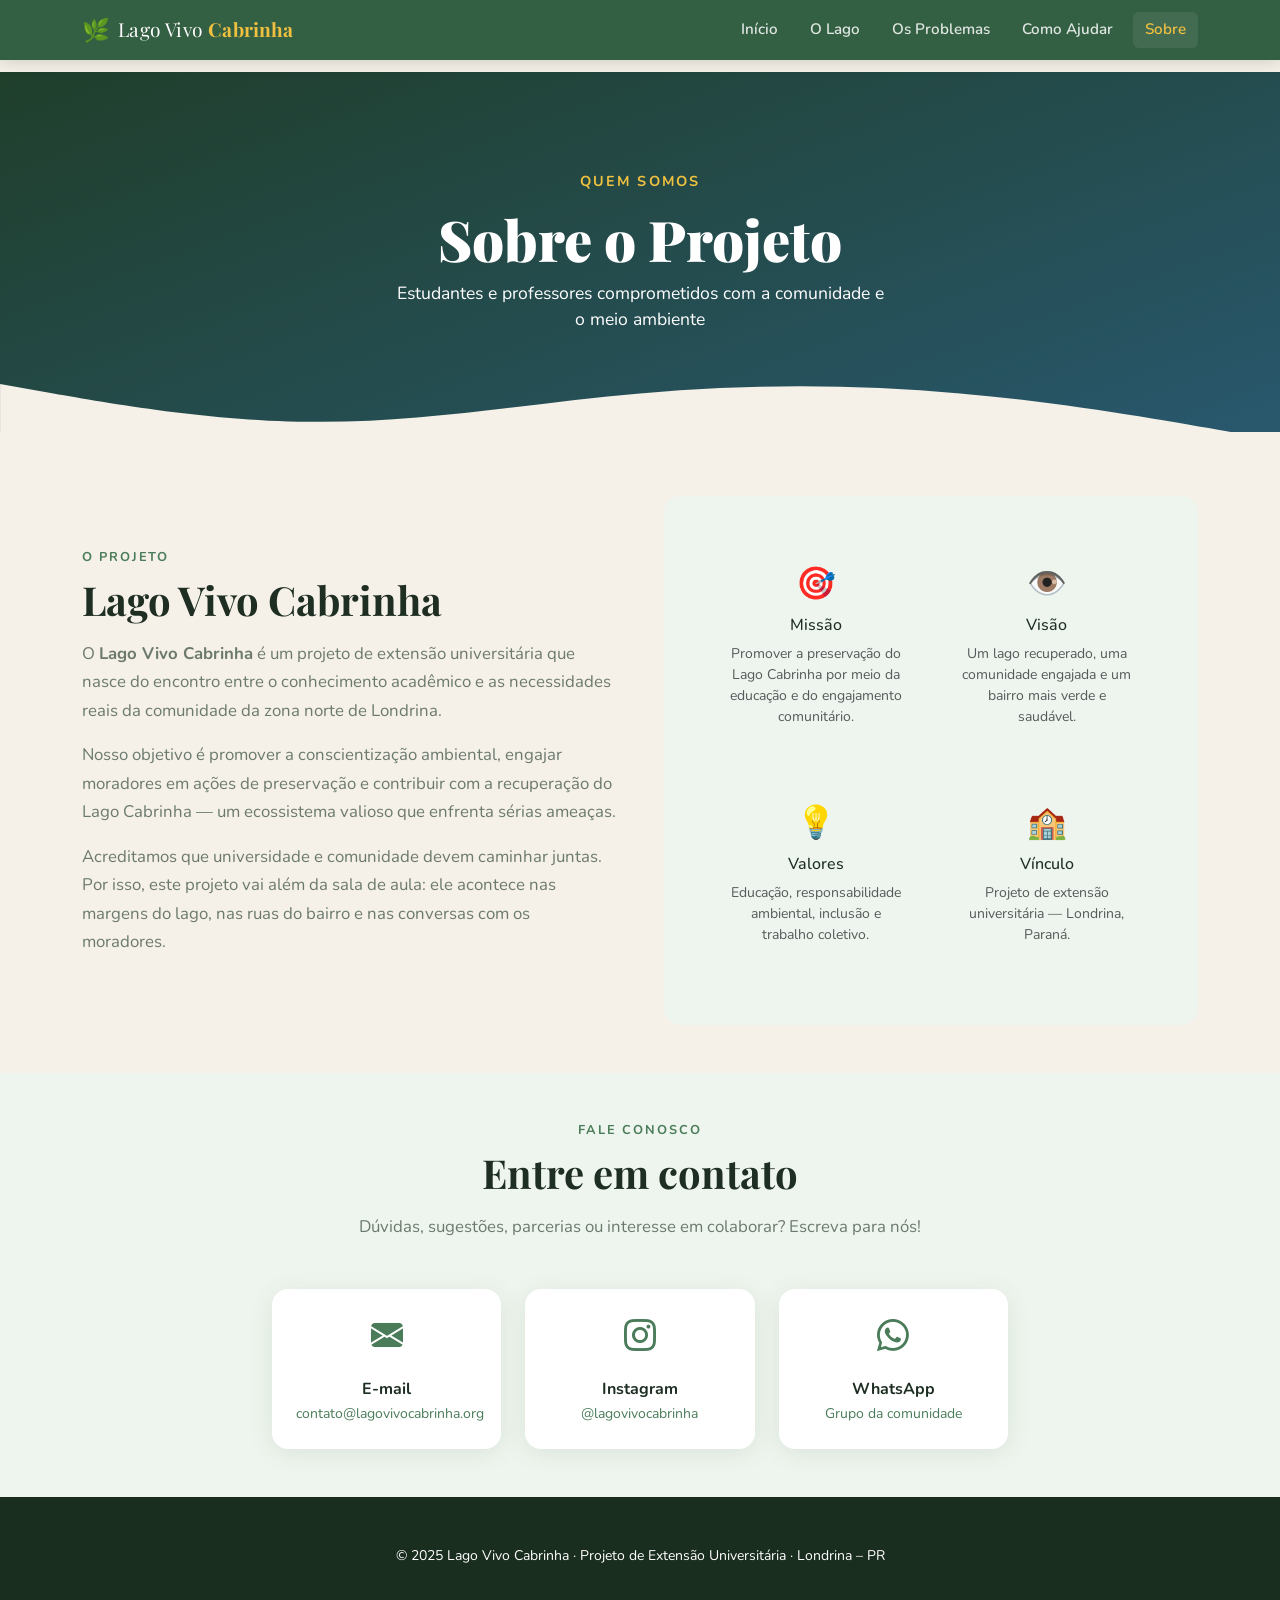
<file: sobre.html>
<!DOCTYPE html>
<html lang="pt-BR">
<head>
  <meta charset="UTF-8"/>
  <meta name="viewport" content="width=device-width, initial-scale=1.0"/>
  <title>Sobre o Projeto · Lago Vivo Cabrinha</title>
  <link href="https://cdn.jsdelivr.net/npm/bootstrap@5.3.3/dist/css/bootstrap.min.css" rel="stylesheet"/>
  <link href="https://fonts.googleapis.com/css2?family=Playfair+Display:wght@700;900&family=Nunito:wght@400;600;700&display=swap" rel="stylesheet"/>
  <link rel="stylesheet" href="https://cdn.jsdelivr.net/npm/bootstrap-icons@1.11.3/font/bootstrap-icons.min.css"/>
  <link rel="stylesheet" href="style.css"/>
</head>
<body>

  <nav class="navbar navbar-expand-lg fixed-top" id="mainNav">
    <div class="container">
      <a class="navbar-brand d-flex align-items-center gap-2" href="index.html">
        <span class="brand-icon">🌿</span>
        <span>Lago Vivo <strong>Cabrinha</strong></span>
      </a>
      <button class="navbar-toggler" type="button" data-bs-toggle="collapse" data-bs-target="#navMenu">
        <span class="navbar-toggler-icon"></span>
      </button>
      <div class="collapse navbar-collapse" id="navMenu">
        <ul class="navbar-nav ms-auto gap-lg-2">
          <li class="nav-item"><a class="nav-link" href="index.html">Início</a></li>
          <li class="nav-item"><a class="nav-link" href="lago.html">O Lago</a></li>
          <li class="nav-item"><a class="nav-link" href="problemas.html">Os Problemas</a></li>
          <li class="nav-item"><a class="nav-link" href="ajudar.html">Como Ajudar</a></li>
          <li class="nav-item"><a class="nav-link active" href="sobre.html">Sobre</a></li>
        </ul>
      </div>
    </div>
  </nav>

  <section class="page-hero d-flex align-items-center">
    <div class="page-hero-overlay"></div>
    <div class="container position-relative text-white text-center">
      <p class="hero-eyebrow animate-fade-up">Quem somos</p>
      <h1 class="page-hero-title animate-fade-up delay-1">Sobre o Projeto</h1>
      <p class="page-hero-sub animate-fade-up delay-2">Estudantes e professores comprometidos com a comunidade e o meio ambiente</p>
    </div>
    <div class="hero-waves">
      <svg viewBox="0 0 1440 120" xmlns="http://www.w3.org/2000/svg">
        <path fill="var(--bg)" d="M0,64L60,74.7C120,85,240,107,360,106.7C480,107,600,85,720,74.7C840,64,960,64,1080,74.7C1200,85,1320,107,1380,117.3L1440,128L1440,320L0,320Z"/>
      </svg>
    </div>
  </section>

  <!-- SOBRE O PROJETO -->
  <section class="py-5 mt-3">
    <div class="container">
      <div class="row align-items-center g-5">
        <div class="col-lg-6">
          <p class="section-label">O Projeto</p>
          <h2 class="section-title">Lago Vivo Cabrinha</h2>
          <p class="section-text">O <strong>Lago Vivo Cabrinha</strong> é um projeto de extensão universitária que nasce do encontro entre o conhecimento acadêmico e as necessidades reais da comunidade da zona norte de Londrina.</p>
          <p class="section-text">Nosso objetivo é promover a conscientização ambiental, engajar moradores em ações de preservação e contribuir com a recuperação do Lago Cabrinha — um ecossistema valioso que enfrenta sérias ameaças.</p>
          <p class="section-text">Acreditamos que universidade e comunidade devem caminhar juntas. Por isso, este projeto vai além da sala de aula: ele acontece nas margens do lago, nas ruas do bairro e nas conversas com os moradores.</p>
        </div>
        <div class="col-lg-6">
          <div class="mission-card p-5 rounded-4 h-100">
            <div class="row g-4 text-center">
              <div class="col-6">
                <div class="mission-item p-3">
                  <div class="mission-icon">🎯</div>
                  <h6 class="mt-2">Missão</h6>
                  <p class="small text-muted">Promover a preservação do Lago Cabrinha por meio da educação e do engajamento comunitário.</p>
                </div>
              </div>
              <div class="col-6">
                <div class="mission-item p-3">
                  <div class="mission-icon">👁️</div>
                  <h6 class="mt-2">Visão</h6>
                  <p class="small text-muted">Um lago recuperado, uma comunidade engajada e um bairro mais verde e saudável.</p>
                </div>
              </div>
              <div class="col-6">
                <div class="mission-item p-3">
                  <div class="mission-icon">💡</div>
                  <h6 class="mt-2">Valores</h6>
                  <p class="small text-muted">Educação, responsabilidade ambiental, inclusão e trabalho coletivo.</p>
                </div>
              </div>
              <div class="col-6">
                <div class="mission-item p-3">
                  <div class="mission-icon">🏫</div>
                  <h6 class="mt-2">Vínculo</h6>
                  <p class="small text-muted">Projeto de extensão universitária — Londrina, Paraná.</p>
                </div>
              </div>
            </div>
          </div>
        </div>
      </div>
    </div>
  </section>

  <!-- CONTATO -->
  <section class="py-5 bg-light-green" id="contato">
    <div class="container">
      <div class="row justify-content-center">
        <div class="col-lg-8">
          <div class="text-center mb-5">
            <p class="section-label">Fale conosco</p>
            <h2 class="section-title">Entre em contato</h2>
            <p class="section-text">Dúvidas, sugestões, parcerias ou interesse em colaborar? Escreva para nós!</p>
          </div>
          <div class="row g-4">
            <div class="col-md-4 text-center">
              <div class="contact-item p-4 rounded-4">
                <i class="bi bi-envelope-fill fs-2 text-green mb-3 d-block"></i>
                <strong>E-mail</strong><br/>
                <a href="mailto:contato@lagovivocabrinha.org" class="small">contato@lagovivocabrinha.org</a>
              </div>
            </div>
            <div class="col-md-4 text-center">
              <div class="contact-item p-4 rounded-4">
                <i class="bi bi-instagram fs-2 text-green mb-3 d-block"></i>
                <strong>Instagram</strong><br/>
                <a href="#" class="small">@lagovivocabrinha</a>
              </div>
            </div>
            <div class="col-md-4 text-center">
              <div class="contact-item p-4 rounded-4">
                <i class="bi bi-whatsapp fs-2 text-green mb-3 d-block"></i>
                <strong>WhatsApp</strong><br/>
                <a href="#" class="small">Grupo da comunidade</a>
              </div>
            </div>
          </div>
        </div>
      </div>
    </div>
  </section>

  <footer class="site-footer py-5">
    <div class="container">
      <p class="text-center small text-white mb-0">© 2025 Lago Vivo Cabrinha · Projeto de Extensão Universitária · Londrina – PR</p>
    </div>
  </footer>

  <script src="https://cdn.jsdelivr.net/npm/bootstrap@5.3.3/dist/js/bootstrap.bundle.min.js"></script>
  <script src="main.js"></script>
</body>
</html>
</file>
<file: style.css>
/* ===========================
   LAGO VIVO CABRINHA — CSS
   =========================== */

:root {
  --green-dark:   #2d5a3d;
  --green-mid:    #4a7c59;
  --green-light:  #7aad8a;
  --blue-water:   #3a7d9c;
  --blue-light:   #5b9ea0;
  --accent:       #f0c040;
  --bg:           #f5f0e8;
  --bg-green:     #eef5ee;
  --text:         #1e2e22;
  --text-muted:   #6c7a6e;
  --white:        #ffffff;
  --shadow:       0 4px 24px rgba(45,90,61,0.10);
  --radius:       1rem;
}

* { box-sizing: border-box; }

body {
  font-family: 'Nunito', sans-serif;
  background-color: var(--bg);
  color: var(--text);
  padding-top: 72px;
}

/* ---- NAVBAR ---- */
#mainNav {
  background: rgba(45, 90, 61, 0.97);
  backdrop-filter: blur(8px);
  box-shadow: 0 2px 16px rgba(0,0,0,0.15);
  transition: background 0.3s;
}
#mainNav.scrolled {
  background: rgba(30, 60, 40, 0.99);
}
.navbar-brand {
  font-family: 'Playfair Display', serif;
  font-size: 1.2rem;
  color: var(--white) !important;
  letter-spacing: 0.01em;
}
.navbar-brand .brand-icon { font-size: 1.4rem; }
.navbar-brand strong { color: var(--accent); }
.nav-link {
  color: rgba(255,255,255,0.85) !important;
  font-weight: 600;
  font-size: 0.95rem;
  border-radius: 6px;
  padding: 0.4rem 0.75rem !important;
  transition: background 0.2s, color 0.2s;
}
.nav-link:hover, .nav-link.active {
  color: var(--accent) !important;
  background: rgba(255,255,255,0.08);
}
.navbar-toggler { border-color: rgba(255,255,255,0.4); }
.navbar-toggler-icon { filter: invert(1); }

/* ---- HERO ---- */
.hero {
  min-height: 90vh;
  background: linear-gradient(160deg, var(--green-dark) 0%, var(--blue-water) 60%, var(--blue-light) 100%);
  position: relative;
  overflow: hidden;
}
.hero::before {
  content: '';
  position: absolute;
  inset: 0;
  background: url("data:image/svg+xml,%3Csvg width='60' height='60' viewBox='0 0 60 60' xmlns='http://www.w3.org/2000/svg'%3E%3Cg fill='none' fill-rule='evenodd'%3E%3Cg fill='%23ffffff' fill-opacity='0.03'%3E%3Ccircle cx='30' cy='30' r='20'/%3E%3C/g%3E%3C/g%3E%3C/svg%3E");
}
.hero-overlay {
  position: absolute; inset: 0;
  background: linear-gradient(to bottom, rgba(0,0,0,0.15) 0%, rgba(0,0,0,0.35) 100%);
}
.hero-eyebrow {
  font-size: 0.9rem;
  font-weight: 700;
  letter-spacing: 0.15em;
  text-transform: uppercase;
  color: var(--accent);
  margin-bottom: 0.75rem;
}
.hero-title {
  font-family: 'Playfair Display', serif;
  font-size: clamp(2.5rem, 7vw, 5rem);
  font-weight: 900;
  line-height: 1.1;
  margin-bottom: 1.25rem;
}
.text-accent { color: var(--accent); }
.hero-subtitle {
  font-size: 1.2rem;
  opacity: 0.9;
  max-width: 600px;
  margin: 0 auto;
  line-height: 1.6;
}
.hero-waves {
  position: absolute;
  bottom: -2px; left: 0; right: 0;
}
.hero-waves svg { display: block; }

/* ---- PAGE HERO (subpages) ---- */
.page-hero {
  min-height: 40vh;
  background: linear-gradient(160deg, var(--green-dark) 0%, var(--blue-water) 100%);
  position: relative;
  overflow: hidden;
}
.page-hero-green {
  background: linear-gradient(160deg, var(--green-mid) 0%, var(--green-dark) 100%);
}
.page-hero-danger {
  background: linear-gradient(160deg, #5a3a2d 0%, #8b4513 50%, var(--green-dark) 100%);
}
.page-hero-overlay {
  position: absolute; inset: 0;
  background: rgba(0,0,0,0.3);
}
.page-hero-title {
  font-family: 'Playfair Display', serif;
  font-size: clamp(2rem, 5vw, 3.5rem);
  font-weight: 900;
  margin-bottom: 0.5rem;
}
.page-hero-sub {
  font-size: 1.1rem;
  opacity: 0.9;
  max-width: 500px;
  margin: 0 auto;
}

/* ---- BUTTONS ---- */
.btn-accent {
  background: var(--accent);
  color: var(--text);
  border: none;
  font-weight: 700;
  border-radius: 50px;
  transition: transform 0.2s, box-shadow 0.2s;
}
.btn-accent:hover {
  background: #e0b030;
  color: var(--text);
  transform: translateY(-2px);
  box-shadow: 0 6px 20px rgba(240,192,64,0.4);
}
.btn-primary-green {
  background: var(--green-mid);
  color: white;
  border: none;
  border-radius: 50px;
  font-weight: 700;
  padding: 0.6rem 1.8rem;
  transition: background 0.2s, transform 0.2s;
  display: inline-block;
  text-decoration: none;
}
.btn-primary-green:hover {
  background: var(--green-dark);
  color: white;
  transform: translateY(-2px);
}
.btn-link-green {
  color: var(--green-mid);
  font-weight: 700;
  text-decoration: none;
}
.btn-link-green:hover { color: var(--green-dark); text-decoration: underline; }
.btn-filter {
  border: 2px solid var(--green-mid);
  color: var(--green-mid);
  border-radius: 50px;
  font-weight: 600;
  padding: 0.4rem 1.2rem;
  background: transparent;
  transition: all 0.2s;
}
.btn-filter:hover, .btn-filter.active {
  background: var(--green-mid);
  color: white;
}

/* ---- SECTIONS ---- */
.section-label {
  font-size: 0.8rem;
  font-weight: 700;
  letter-spacing: 0.15em;
  text-transform: uppercase;
  color: var(--green-mid);
  margin-bottom: 0.5rem;
}
.section-title {
  font-family: 'Playfair Display', serif;
  font-size: clamp(1.7rem, 3.5vw, 2.5rem);
  font-weight: 700;
  color: var(--text);
  line-height: 1.2;
  margin-bottom: 1rem;
}
.section-text {
  font-size: 1.05rem;
  color: var(--text-muted);
  line-height: 1.7;
  margin-bottom: 1rem;
}
.bg-light-green { background-color: var(--bg-green); }
.text-green { color: var(--green-mid); }

/* ---- FEATURE CARDS (home) ---- */
.card-link { text-decoration: none; color: inherit; }
.feature-card {
  background: var(--white);
  border-radius: var(--radius);
  box-shadow: var(--shadow);
  transition: transform 0.25s, box-shadow 0.25s;
  border-top: 4px solid var(--blue-light);
}
.feature-card:hover { transform: translateY(-6px); box-shadow: 0 12px 36px rgba(45,90,61,0.15); }
.card-green { border-top-color: var(--green-mid); }
.card-danger { border-top-color: #c0502a; }
.feature-icon { font-size: 2.5rem; }
.feature-card h4 { font-family: 'Playfair Display', serif; font-weight: 700; color: var(--text); }
.feature-card p { color: var(--text-muted); font-size: 0.95rem; }
.card-cta { font-weight: 700; color: var(--green-mid); font-size: 0.9rem; }

/* ---- ABOUT SECTION ---- */
.about-img-wrap { border-radius: var(--radius); overflow: hidden; }
.about-img-placeholder {
  width: 100%; height: 380px;
  background: linear-gradient(135deg, var(--green-mid), var(--blue-water));
  border-radius: var(--radius);
}
.img-placeholder-tall {
  width: 100%; height: 380px;
  background: linear-gradient(135deg, var(--green-mid), var(--blue-light));
  border-radius: var(--radius);
}

/* ---- NUMBER CARDS ---- */
.section-numbers { background: var(--green-dark); color: white; }
.section-numbers .section-title { color: white; }
.number-card {
  background: rgba(255,255,255,0.08);
  border-radius: var(--radius);
  border: 1px solid rgba(255,255,255,0.12);
  transition: background 0.2s;
}
.number-card:hover { background: rgba(255,255,255,0.14); }
.number-value {
  font-family: 'Playfair Display', serif;
  font-size: 2.5rem;
  font-weight: 900;
  color: var(--accent);
}
.number-label { font-size: 0.85rem; opacity: 0.8; margin-top: 0.25rem; }

/* ---- CTA SECTION ---- */
.section-cta {
  background: linear-gradient(135deg, var(--green-dark) 0%, var(--blue-water) 100%);
}
.cta-input {
  border-radius: 50px;
  border: none;
  padding-left: 1.5rem;
  max-width: 360px;
}
.cta-form { max-width: 600px; margin: 0 auto; }

/* ---- FOOTER ---- */
.site-footer { background: #1a2e20; }
.footer-brand { font-family: 'Playfair Display', serif; color: var(--white); font-size: 1.1rem; }
.footer-heading { color: var(--accent); font-weight: 700; font-size: 0.9rem; letter-spacing: 0.08em; text-transform: uppercase; }
.footer-links li { margin-bottom: 0.4rem; }
.footer-links a { color: rgba(255,255,255,0.65); text-decoration: none; font-size: 0.9rem; transition: color 0.2s; }
.footer-links a:hover { color: var(--accent); }
.footer-hr { border-color: rgba(255,255,255,0.1); }
.social-links a {
  color: rgba(255,255,255,0.6);
  font-size: 1.3rem;
  transition: color 0.2s, transform 0.2s;
  display: inline-block;
}
.social-links a:hover { color: var(--accent); transform: scale(1.2); }

/* ---- ANIMATIONS ---- */
.animate-fade-up {
  opacity: 0;
  transform: translateY(24px);
  animation: fadeUp 0.7s forwards;
}
.delay-1 { animation-delay: 0.15s; }
.delay-2 { animation-delay: 0.30s; }
.delay-3 { animation-delay: 0.45s; }
@keyframes fadeUp {
  to { opacity: 1; transform: translateY(0); }
}

/* ---- MAP ---- */
.map-container { box-shadow: var(--shadow); }

/* ---- BIO CARDS ---- */
.bio-card {
  background: var(--white);
  border-radius: var(--radius);
  box-shadow: var(--shadow);
  border-left: 4px solid var(--green-mid);
}
.bio-card-title { font-family: 'Playfair Display', serif; font-weight: 700; color: var(--green-dark); }
.bio-list { list-style: none; padding: 0; }
.bio-list li {
  padding: 0.5rem 0;
  border-bottom: 1px solid var(--bg-green);
  font-size: 0.95rem;
  color: var(--text-muted);
}
.bio-list li::before { content: '🌿 '; }

/* ---- IMPORTANCE CARDS ---- */
.importance-card {
  background: var(--white);
  border-radius: var(--radius);
  box-shadow: var(--shadow);
  transition: transform 0.2s;
}
.importance-card:hover { transform: translateY(-4px); }
.importance-icon { font-size: 2.5rem; }

/* ---- LAW CARDS ---- */
.law-card {
  background: var(--white);
  border-radius: var(--radius);
  box-shadow: var(--shadow);
  border-top: 3px solid var(--blue-water);
}
.law-icon { font-size: 2.5rem; }

/* ---- PROBLEM CARDS ---- */
.problem-card {
  background: var(--white);
  border-radius: var(--radius);
  box-shadow: var(--shadow);
  border-left: 4px solid #c0502a;
  transition: transform 0.2s;
  position: relative;
}
.problem-card:hover { transform: translateY(-4px); }
.problem-number {
  font-family: 'Playfair Display', serif;
  font-size: 3rem;
  font-weight: 900;
  color: var(--bg-green);
  position: absolute;
  top: 12px; right: 20px;
  line-height: 1;
}
.problem-icon { font-size: 2rem; }
.problem-card h4 { font-family: 'Playfair Display', serif; font-weight: 700; color: var(--text); }
.impact-badge {
  font-size: 0.75rem;
  font-weight: 700;
  padding: 3px 12px;
  border-radius: 50px;
}
.impact-high { background: #fde8e0; color: #c0502a; }
.impact-medium { background: #fef5e0; color: #b08020; }
.alert-banner {
  background: #fff8e1;
  border: 1px solid #ffe082;
  border-radius: var(--radius);
}

/* ---- ACTION CARDS ---- */
.action-card {
  background: var(--white);
  border-radius: var(--radius);
  box-shadow: var(--shadow);
  transition: transform 0.2s, box-shadow 0.2s;
  border-bottom: 3px solid var(--green-mid);
}
.action-card:hover { transform: translateY(-4px); box-shadow: 0 12px 36px rgba(45,90,61,0.15); }
.action-icon { font-size: 2.5rem; }

/* ---- MUTIRÃO CARDS ---- */
.mutirao-card {
  background: var(--white);
  border-radius: var(--radius);
  box-shadow: var(--shadow);
  border-top: 4px solid var(--green-mid);
}
.mutirao-card-muted { background: var(--bg-green); box-shadow: none; border-style: dashed; }
.mutirao-badge {
  display: inline-block;
  background: var(--accent);
  color: var(--text);
  font-size: 0.75rem;
  font-weight: 700;
  padding: 3px 12px;
  border-radius: 50px;
  text-transform: uppercase;
  letter-spacing: 0.05em;
}

/* ---- DENUNCIA CARDS ---- */
.denuncia-card {
  background: var(--white);
  border-radius: var(--radius);
  box-shadow: var(--shadow);
  text-align: center;
}
.denuncia-num {
  width: 48px; height: 48px;
  background: var(--green-dark);
  color: white;
  border-radius: 50%;
  font-family: 'Playfair Display', serif;
  font-weight: 900;
  font-size: 1.3rem;
  display: flex;
  align-items: center;
  justify-content: center;
  margin: 0 auto;
}
.contatos-denuncia { background: var(--bg-green); border-radius: var(--radius); }
.contato-item { background: var(--white); }
.contato-item a { color: var(--green-mid); text-decoration: none; }
.contato-item a:hover { text-decoration: underline; }

/* ---- FORM CARD ---- */
.form-card { background: var(--white); border-radius: var(--radius); box-shadow: var(--shadow); }
.form-control, .form-select {
  border: 2px solid #d0e0d4;
  border-radius: 10px;
  font-family: 'Nunito', sans-serif;
}
.form-control:focus, .form-select:focus {
  border-color: var(--green-mid);
  box-shadow: 0 0 0 3px rgba(74,124,89,0.15);
}

/* ---- TEAM CARDS ---- */
.team-card {
  background: var(--white);
  border-radius: var(--radius);
  box-shadow: var(--shadow);
  transition: transform 0.2s;
}
.team-card:hover { transform: translateY(-4px); }
.team-avatar {
  width: 70px; height: 70px;
  background: var(--bg-green);
  border-radius: 50%;
  display: flex; align-items: center; justify-content: center;
  font-size: 2rem;
  border: 3px solid var(--green-light);
}
.team-name { font-weight: 700; color: var(--text); margin-bottom: 2px; }
.team-role { font-size: 0.82rem; color: var(--green-mid); font-weight: 600; margin-bottom: 0.5rem; }

/* ---- MISSION CARD ---- */
.mission-card {
  background: var(--bg-green);
  border-radius: var(--radius);
}
.mission-icon { font-size: 2rem; }

/* ---- TIMELINE ---- */
.timeline { position: relative; max-width: 640px; margin: 0 auto; }
.timeline::before {
  content: '';
  position: absolute;
  left: 20px; top: 0; bottom: 0;
  width: 3px;
  background: linear-gradient(to bottom, var(--green-mid), var(--blue-light));
  border-radius: 3px;
}
.timeline-item {
  display: flex;
  gap: 1.5rem;
  margin-bottom: 2rem;
  position: relative;
}
.timeline-dot {
  width: 20px; height: 20px;
  background: var(--green-mid);
  border: 3px solid var(--bg);
  border-radius: 50%;
  flex-shrink: 0;
  margin-top: 4px;
  z-index: 1;
  box-shadow: 0 0 0 3px var(--green-light);
}
.timeline-item-future .timeline-dot {
  background: var(--bg-green);
  border: 3px solid var(--green-light);
  box-shadow: none;
}
.timeline-content { padding-bottom: 0.5rem; }
.timeline-date {
  font-size: 0.75rem;
  font-weight: 700;
  letter-spacing: 0.1em;
  text-transform: uppercase;
  color: var(--green-mid);
}
.timeline-content h6 { font-weight: 700; margin: 4px 0; }

/* ---- CONTACT ITEMS ---- */
.contact-item {
  background: var(--white);
  box-shadow: var(--shadow);
}
.contact-item a { color: var(--green-mid); text-decoration: none; }
.contact-item a:hover { text-decoration: underline; }

/* ---- RESPONSIVE ---- */
@media (max-width: 768px) {
  .hero { min-height: 80vh; }
  .page-hero { min-height: 35vh; }
  .hero-title { font-size: 2.2rem; }
  .about-img-placeholder, .img-placeholder-tall { height: 250px; }
}
</file>
